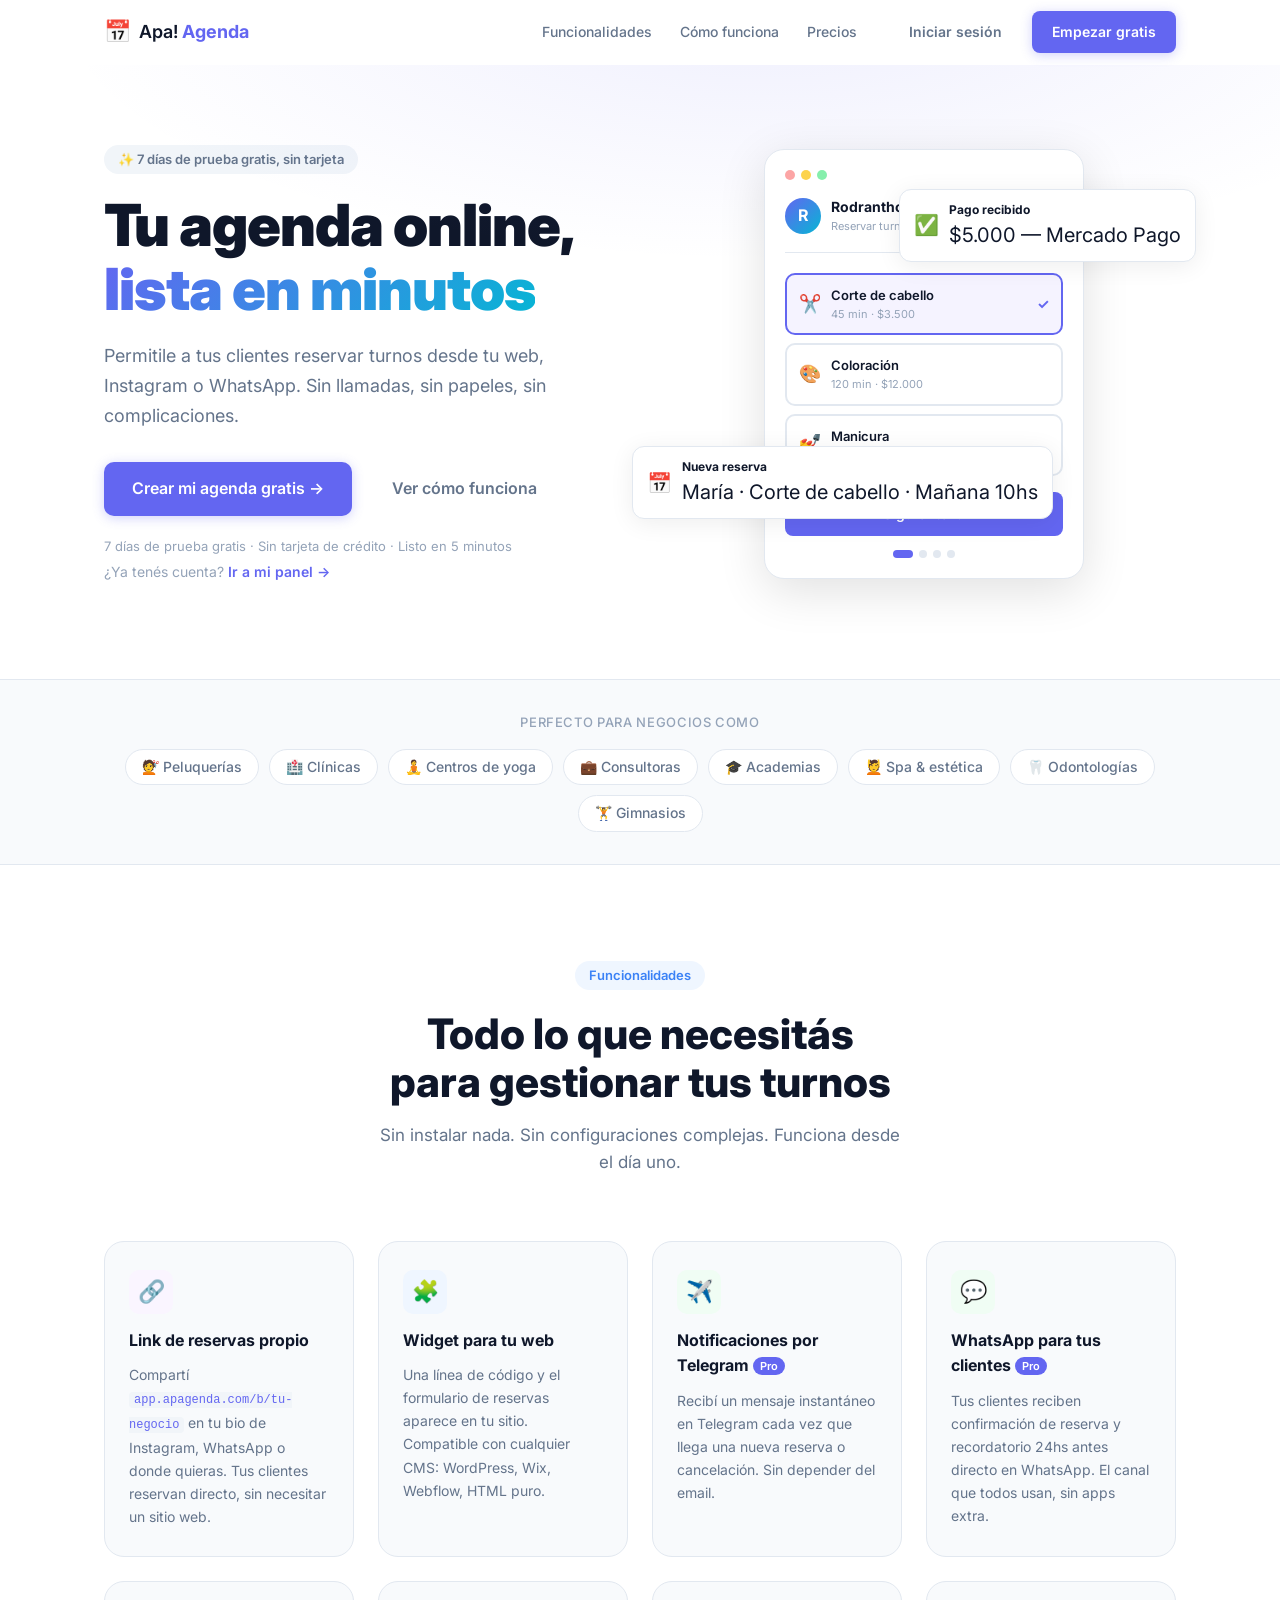
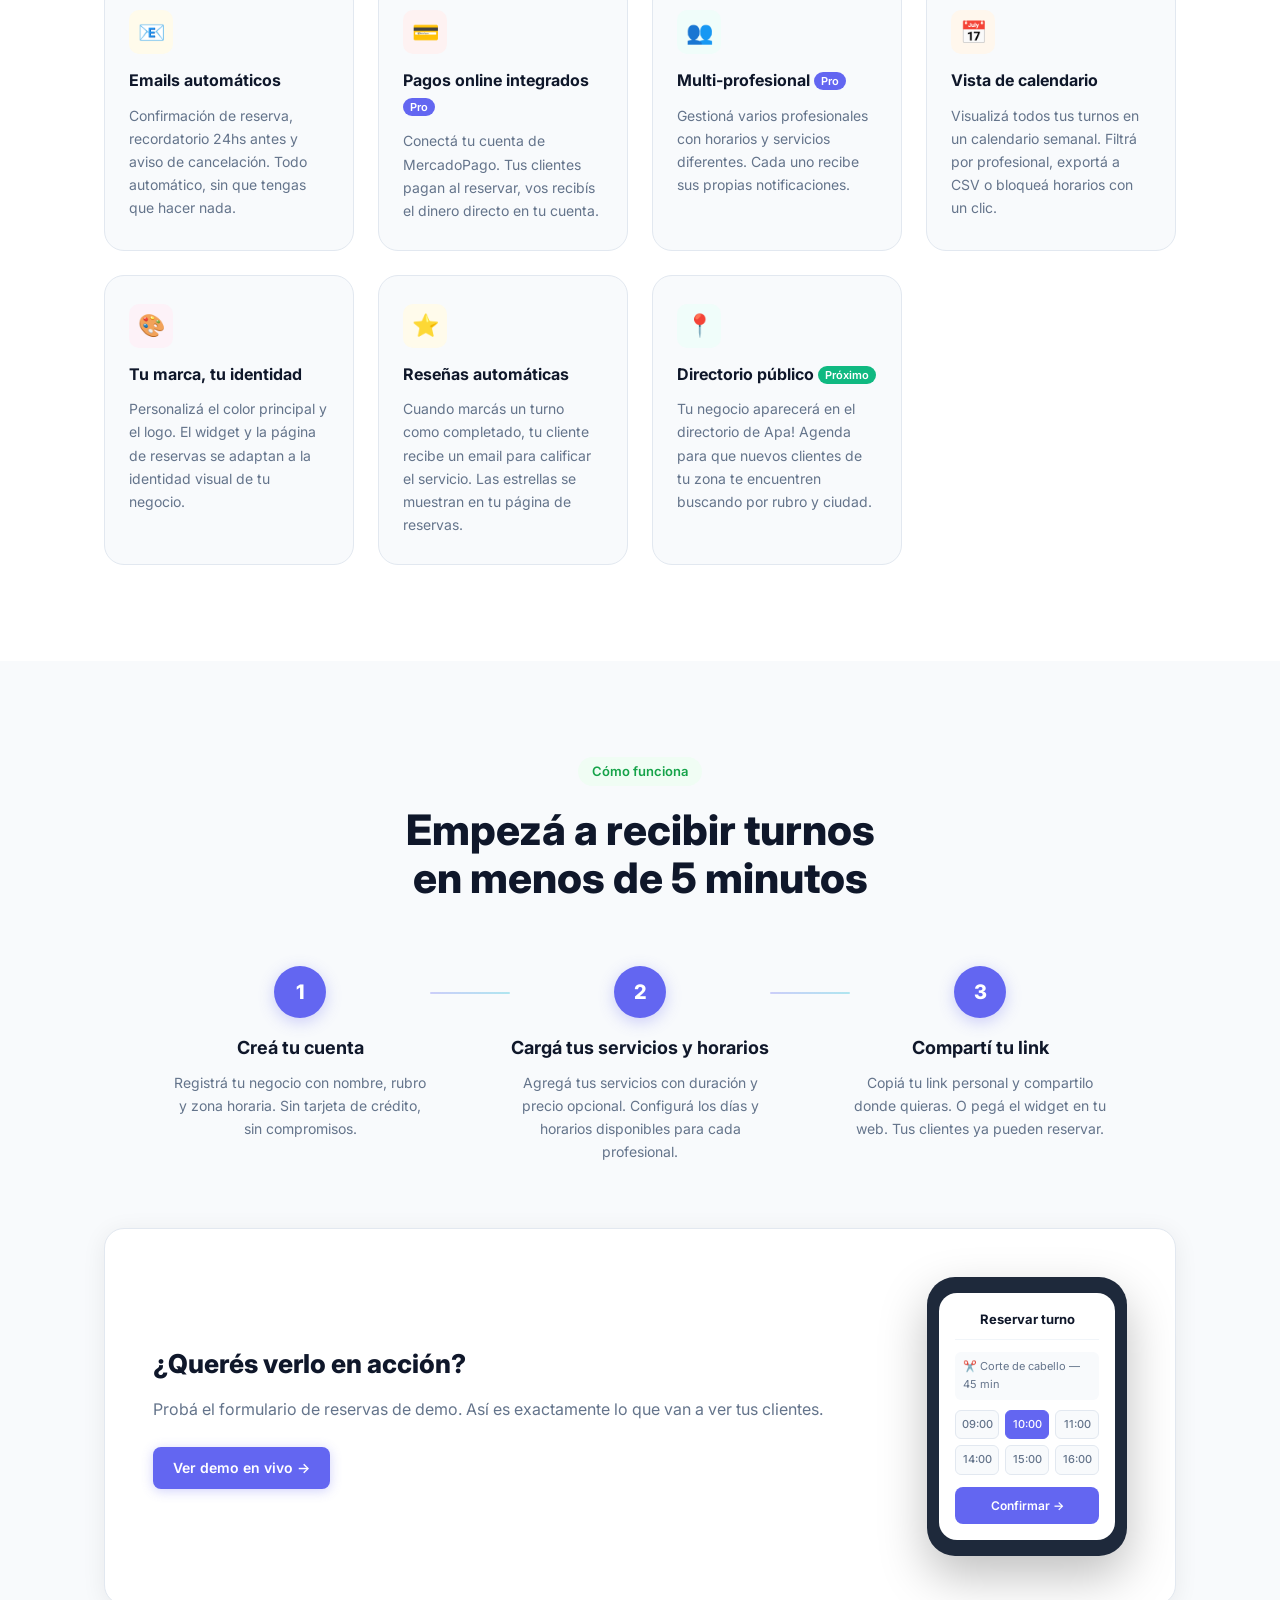
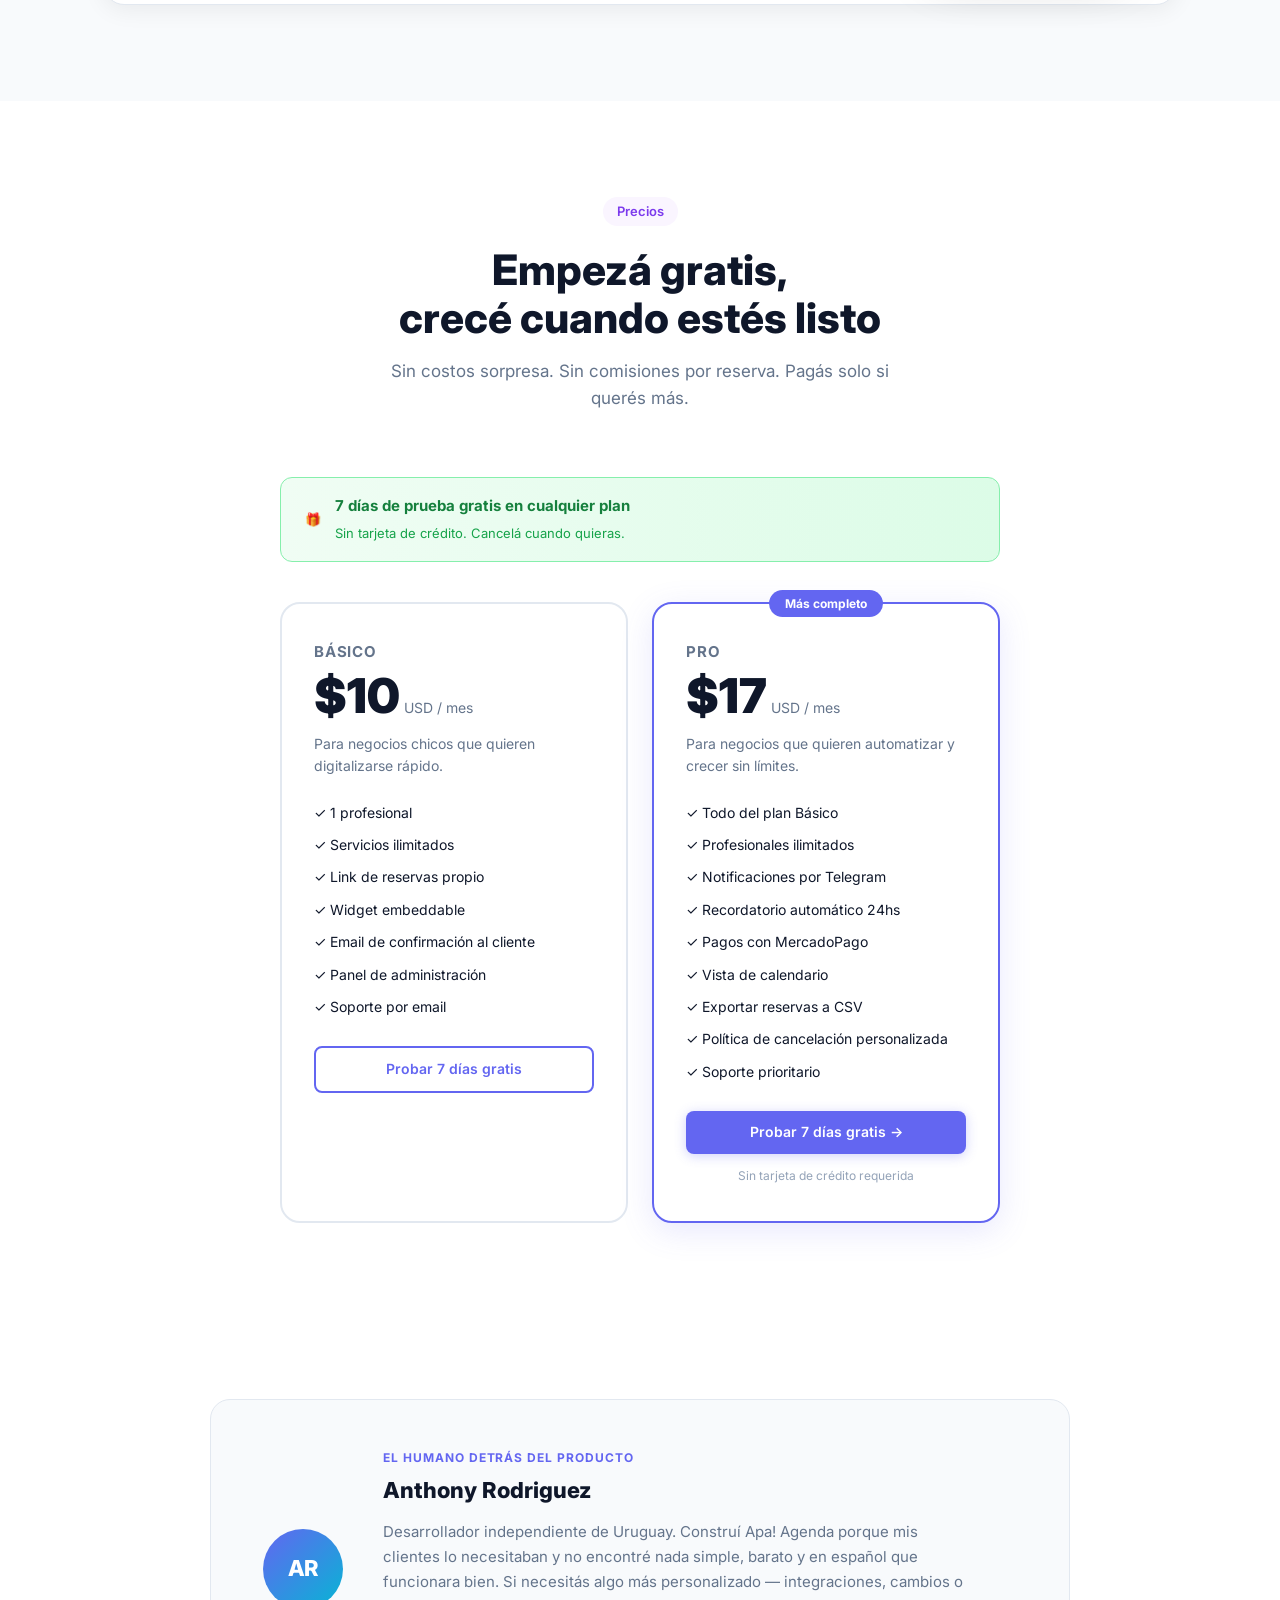
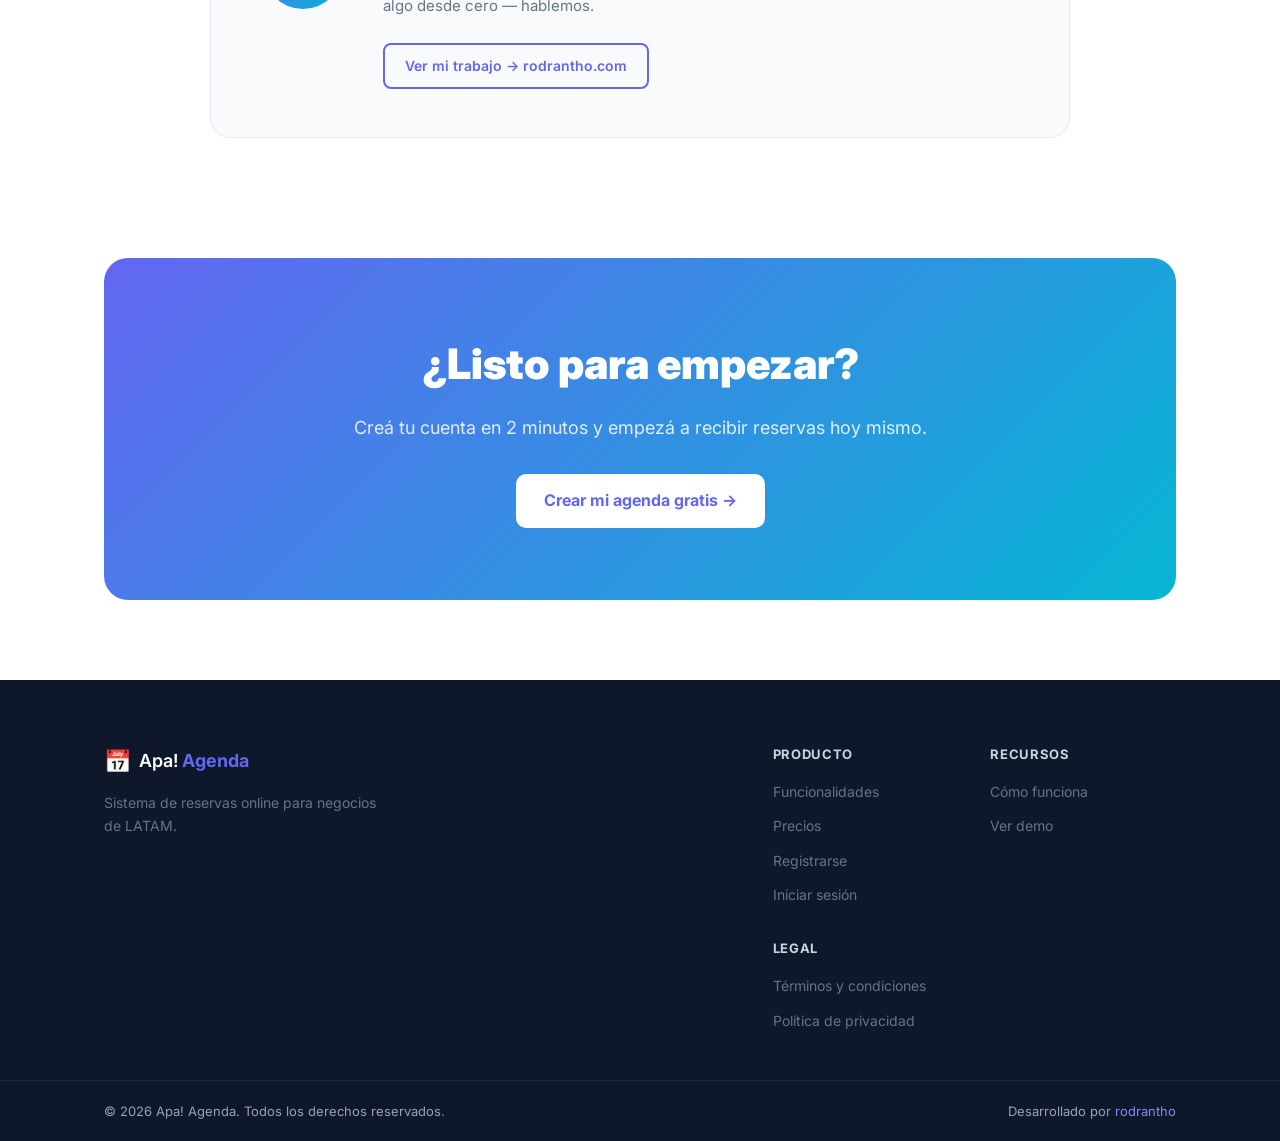
<file: index.html>
<!doctype html>
<html lang="es">
<head>
  <meta charset="UTF-8" />
  <meta name="viewport" content="width=device-width, initial-scale=1.0" />
  <title>Apa! Agenda — Tu agenda online, lista en minutos</title>
  <meta name="description" content="Sistema de reservas online para salones, clínicas, estudios y más. Widget embeddable, notificaciones por WhatsApp, Telegram y email, pagos integrados." />
  <meta property="og:title" content="Apa! Agenda" />
  <meta property="og:description" content="Tu agenda online, lista en minutos. Para negocios de salud, belleza, educación y más." />
  <meta property="og:type" content="website" />
  <meta property="og:image" content="https://apagenda.com/og-image.svg" />
  <meta property="og:url" content="https://apagenda.com" />
  <meta name="twitter:card" content="summary_large_image" />
  <meta name="twitter:image" content="https://apagenda.com/og-image.svg" />
  <link rel="icon" type="image/svg+xml" href="/favicon.svg" />
  <link rel="preconnect" href="https://fonts.googleapis.com" />
  <link rel="preconnect" href="https://fonts.gstatic.com" crossorigin />
  <link href="https://fonts.googleapis.com/css2?family=Inter:wght@400;500;600;700;800;900&display=swap" rel="stylesheet" />
  <link rel="stylesheet" href="style.css" />
</head>
<body>

  <!-- ─── NAV ─────────────────────────────────────────────────────────────── -->
  <header class="nav" id="nav">
    <div class="container nav__inner">
      <a href="/" class="nav__logo">
        <span class="logo-icon">📅</span>
        <span>Apa! <strong>Agenda</strong></span>
      </a>
      <nav class="nav__links">
        <a href="#features">Funcionalidades</a>
        <a href="#how">Cómo funciona</a>
        <a href="#pricing">Precios</a>
      </nav>
      <div class="nav__ctas">
        <a href="https://app.apagenda.com/login" class="btn btn--ghost">Iniciar sesión</a>
        <a href="https://app.apagenda.com/register" class="btn btn--primary">Empezar gratis</a>
      </div>
      <button class="nav__burger" id="burger" aria-label="Menú">
        <span></span><span></span><span></span>
      </button>
    </div>
    <div class="nav__mobile" id="mobile-menu">
      <a href="#features">Funcionalidades</a>
      <a href="#how">Cómo funciona</a>
      <a href="#pricing">Precios</a>
      <a href="https://app.apagenda.com/login" class="btn btn--ghost">Iniciar sesión</a>
      <a href="https://app.apagenda.com/register" class="btn btn--primary">Empezar gratis</a>
    </div>
  </header>

  <!-- ─── HERO ─────────────────────────────────────────────────────────────── -->
  <section class="hero">
    <div class="container hero__inner">
      <div class="hero__text">
        <div class="badge">✨ 7 días de prueba gratis, sin tarjeta</div>
        <h1>Tu agenda online,<br /><span class="gradient-text">lista en minutos</span></h1>
        <p class="hero__sub">
          Permitile a tus clientes reservar turnos desde tu web, Instagram o WhatsApp.
          Sin llamadas, sin papeles, sin complicaciones.
        </p>
        <div class="hero__actions">
          <a href="https://app.apagenda.com/register" class="btn btn--primary btn--lg">
            Crear mi agenda gratis →
          </a>
          <a href="#how" class="btn btn--ghost btn--lg">Ver cómo funciona</a>
        </div>
        <p class="hero__note">7 días de prueba gratis · Sin tarjeta de crédito · Listo en 5 minutos</p>
        <p class="hero__login">¿Ya tenés cuenta? <a href="https://app.apagenda.com/login">Ir a mi panel →</a></p>
      </div>
      <div class="hero__visual">
        <div class="widget-preview">
          <div class="widget-preview__bar">
            <span></span><span></span><span></span>
          </div>
          <div class="widget-preview__header">
            <div class="wp-avatar">R</div>
            <div>
              <div class="wp-name">Rodrantho</div>
              <div class="wp-sub">Reservar turno</div>
            </div>
          </div>
          <div class="widget-preview__services">
            <div class="service-card service-card--active">
              <span class="service-icon">✂️</span>
              <div>
                <div class="service-name">Corte de cabello</div>
                <div class="service-meta">45 min · $3.500</div>
              </div>
              <span class="service-check">✓</span>
            </div>
            <div class="service-card">
              <span class="service-icon">🎨</span>
              <div>
                <div class="service-name">Coloración</div>
                <div class="service-meta">120 min · $12.000</div>
              </div>
            </div>
            <div class="service-card">
              <span class="service-icon">💅</span>
              <div>
                <div class="service-name">Manicura</div>
                <div class="service-meta">30 min · $2.000</div>
              </div>
            </div>
          </div>
          <div class="widget-preview__btn">Siguiente →</div>
          <div class="widget-preview__steps">
            <span class="step active"></span>
            <span class="step"></span>
            <span class="step"></span>
            <span class="step"></span>
          </div>
        </div>
        <div class="floating-notif floating-notif--1">
          <span>📅</span>
          <div>
            <strong>Nueva reserva</strong>
            <span>María · Corte de cabello · Mañana 10hs</span>
          </div>
        </div>
        <div class="floating-notif floating-notif--2">
          <span>✅</span>
          <div>
            <strong>Pago recibido</strong>
            <span>$5.000 — Mercado Pago</span>
          </div>
        </div>
      </div>
    </div>
    <div class="hero__bg"></div>
  </section>

  <!-- ─── LOGOS / SOCIAL PROOF ─────────────────────────────────────────────── -->
  <section class="social-proof">
    <div class="container">
      <p class="social-proof__label">Perfecto para negocios como</p>
      <div class="industries">
        <span>💇 Peluquerías</span>
        <span>🏥 Clínicas</span>
        <span>🧘 Centros de yoga</span>
        <span>💼 Consultoras</span>
        <span>🎓 Academias</span>
        <span>💆 Spa & estética</span>
        <span>🦷 Odontologías</span>
        <span>🏋️ Gimnasios</span>
      </div>
    </div>
  </section>

  <!-- ─── FEATURES ─────────────────────────────────────────────────────────── -->
  <section class="features section" id="features">
    <div class="container">
      <div class="section-header">
        <div class="badge badge--blue">Funcionalidades</div>
        <h2>Todo lo que necesitás<br />para gestionar tus turnos</h2>
        <p>Sin instalar nada. Sin configuraciones complejas. Funciona desde el día uno.</p>
      </div>
      <div class="features__grid">

        <div class="feature-card">
          <div class="feature-icon feature-icon--purple">🔗</div>
          <h3>Link de reservas propio</h3>
          <p>Compartí <code>app.apagenda.com/b/tu-negocio</code> en tu bio de Instagram, WhatsApp o donde quieras. Tus clientes reservan directo, sin necesitar un sitio web.</p>
        </div>

        <div class="feature-card">
          <div class="feature-icon feature-icon--blue">🧩</div>
          <h3>Widget para tu web</h3>
          <p>Una línea de código y el formulario de reservas aparece en tu sitio. Compatible con cualquier CMS: WordPress, Wix, Webflow, HTML puro.</p>
        </div>

        <div class="feature-card">
          <div class="feature-icon feature-icon--green">✈️</div>
          <h3>Notificaciones por Telegram <span style="font-size:11px;background:#6366f1;color:#fff;padding:2px 7px;border-radius:99px;vertical-align:middle;font-weight:600;">Pro</span></h3>
          <p>Recibí un mensaje instantáneo en Telegram cada vez que llega una nueva reserva o cancelación. Sin depender del email.</p>
        </div>

        <div class="feature-card">
          <div class="feature-icon feature-icon--green">💬</div>
          <h3>WhatsApp para tus clientes <span style="font-size:11px;background:#6366f1;color:#fff;padding:2px 7px;border-radius:99px;vertical-align:middle;font-weight:600;">Pro</span></h3>
          <p>Tus clientes reciben confirmación de reserva y recordatorio 24hs antes directo en WhatsApp. El canal que todos usan, sin apps extra.</p>
        </div>

        <div class="feature-card">
          <div class="feature-icon feature-icon--yellow">📧</div>
          <h3>Emails automáticos</h3>
          <p>Confirmación de reserva, recordatorio 24hs antes y aviso de cancelación. Todo automático, sin que tengas que hacer nada.</p>
        </div>

        <div class="feature-card">
          <div class="feature-icon feature-icon--red">💳</div>
          <h3>Pagos online integrados <span style="font-size:11px;background:#6366f1;color:#fff;padding:2px 7px;border-radius:99px;vertical-align:middle;font-weight:600;">Pro</span></h3>
          <p>Conectá tu cuenta de MercadoPago. Tus clientes pagan al reservar, vos recibís el dinero directo en tu cuenta.</p>
        </div>

        <div class="feature-card">
          <div class="feature-icon feature-icon--teal">👥</div>
          <h3>Multi-profesional <span style="font-size:11px;background:#6366f1;color:#fff;padding:2px 7px;border-radius:99px;vertical-align:middle;font-weight:600;">Pro</span></h3>
          <p>Gestioná varios profesionales con horarios y servicios diferentes. Cada uno recibe sus propias notificaciones.</p>
        </div>

        <div class="feature-card">
          <div class="feature-icon feature-icon--orange">📅</div>
          <h3>Vista de calendario</h3>
          <p>Visualizá todos tus turnos en un calendario semanal. Filtrá por profesional, exportá a CSV o bloqueá horarios con un clic.</p>
        </div>

        <div class="feature-card">
          <div class="feature-icon feature-icon--pink">🎨</div>
          <h3>Tu marca, tu identidad</h3>
          <p>Personalizá el color principal y el logo. El widget y la página de reservas se adaptan a la identidad visual de tu negocio.</p>
        </div>

        <div class="feature-card">
          <div class="feature-icon feature-icon--yellow">⭐</div>
          <h3>Reseñas automáticas</h3>
          <p>Cuando marcás un turno como completado, tu cliente recibe un email para calificar el servicio. Las estrellas se muestran en tu página de reservas.</p>
        </div>

        <div class="feature-card">
          <div class="feature-icon feature-icon--teal">📍</div>
          <h3>Directorio público <span style="font-size:11px;background:#10b981;color:#fff;padding:2px 7px;border-radius:99px;vertical-align:middle;font-weight:600;">Próximo</span></h3>
          <p>Tu negocio aparecerá en el directorio de Apa! Agenda para que nuevos clientes de tu zona te encuentren buscando por rubro y ciudad.</p>
        </div>

      </div>
    </div>
  </section>

  <!-- ─── HOW IT WORKS ─────────────────────────────────────────────────────── -->
  <section class="how section" id="how">
    <div class="container">
      <div class="section-header">
        <div class="badge badge--green">Cómo funciona</div>
        <h2>Empezá a recibir turnos<br />en menos de 5 minutos</h2>
      </div>
      <div class="steps">
        <div class="step-item">
          <div class="step-number">1</div>
          <div class="step-content">
            <h3>Creá tu cuenta</h3>
            <p>Registrá tu negocio con nombre, rubro y zona horaria. Sin tarjeta de crédito, sin compromisos.</p>
          </div>
        </div>
        <div class="step-divider"></div>
        <div class="step-item">
          <div class="step-number">2</div>
          <div class="step-content">
            <h3>Cargá tus servicios y horarios</h3>
            <p>Agregá tus servicios con duración y precio opcional. Configurá los días y horarios disponibles para cada profesional.</p>
          </div>
        </div>
        <div class="step-divider"></div>
        <div class="step-item">
          <div class="step-number">3</div>
          <div class="step-content">
            <h3>Compartí tu link</h3>
            <p>Copiá tu link personal y compartilo donde quieras. O pegá el widget en tu web. Tus clientes ya pueden reservar.</p>
          </div>
        </div>
      </div>

      <div class="demo-box">
        <div class="demo-box__text">
          <h3>¿Querés verlo en acción?</h3>
          <p>Probá el formulario de reservas de demo. Así es exactamente lo que van a ver tus clientes.</p>
          <a href="https://app.apagenda.com/b/salon-demo" target="_blank" rel="noopener" class="btn btn--primary">
            Ver demo en vivo →
          </a>
        </div>
        <div class="demo-box__img">
          <div class="phone-mockup">
            <div class="phone-screen">
              <div class="phone-header">Reservar turno</div>
              <div class="phone-service">✂️ Corte de cabello — 45 min</div>
              <div class="phone-slots">
                <span class="slot">09:00</span>
                <span class="slot slot--active">10:00</span>
                <span class="slot">11:00</span>
                <span class="slot">14:00</span>
                <span class="slot">15:00</span>
                <span class="slot">16:00</span>
              </div>
              <div class="phone-btn">Confirmar →</div>
            </div>
          </div>
        </div>
      </div>
    </div>
  </section>

  <!-- ─── PRICING ───────────────────────────────────────────────────────────── -->
  <section class="pricing section" id="pricing">
    <div class="container">
      <div class="section-header">
        <div class="badge badge--purple">Precios</div>
        <h2>Empezá gratis,<br />crecé cuando estés listo</h2>
        <p>Sin costos sorpresa. Sin comisiones por reserva. Pagás solo si querés más.</p>
      </div>
      <div class="trial-banner">
        <span class="trial-icon">🎁</span>
        <div>
          <strong>7 días de prueba gratis en cualquier plan</strong>
          <span>Sin tarjeta de crédito. Cancelá cuando quieras.</span>
        </div>
      </div>

      <div class="pricing__grid">

        <div class="plan-card">
          <div class="plan-name">Básico</div>
          <div class="plan-price"><span class="plan-amount">$10</span><span class="plan-period">USD / mes</span></div>
          <p class="plan-desc">Para negocios chicos que quieren digitalizarse rápido.</p>
          <ul class="plan-features">
            <li>✓ 1 profesional</li>
            <li>✓ Servicios ilimitados</li>
            <li>✓ Link de reservas propio</li>
            <li>✓ Widget embeddable</li>
            <li>✓ Email de confirmación al cliente</li>
            <li>✓ Panel de administración</li>
            <li>✓ Soporte por email</li>
          </ul>
          <a href="https://app.apagenda.com/register" class="btn btn--outline btn--full">Probar 7 días gratis</a>
        </div>

        <div class="plan-card plan-card--featured">
          <div class="plan-badge">Más completo</div>
          <div class="plan-name">Pro</div>
          <div class="plan-price"><span class="plan-amount">$17</span><span class="plan-period">USD / mes</span></div>
          <p class="plan-desc">Para negocios que quieren automatizar y crecer sin límites.</p>
          <ul class="plan-features">
            <li>✓ Todo del plan Básico</li>
            <li>✓ Profesionales ilimitados</li>
            <li>✓ Notificaciones por Telegram</li>
            <li>✓ Recordatorio automático 24hs</li>
            <li>✓ Pagos con MercadoPago</li>
            <li>✓ Vista de calendario</li>
            <li>✓ Exportar reservas a CSV</li>
            <li>✓ Política de cancelación personalizada</li>
            <li>✓ Soporte prioritario</li>
          </ul>
          <a href="https://app.apagenda.com/register" class="btn btn--primary btn--full">Probar 7 días gratis →</a>
          <p style="font-size:12px;text-align:center;margin-top:12px;color:#94a3b8;">Sin tarjeta de crédito requerida</p>
        </div>

      </div>
    </div>
  </section>

  <!-- ─── CTA FINAL ────────────────────────────────────────────────────────── -->
  <!-- ─── FOUNDER ─────────────────────────────────────────────────────────── -->
  <section class="founder section">
    <div class="container">
      <div class="founder-card">
        <div class="founder-avatar">AR</div>
        <div class="founder-body">
          <p class="founder-tag">El humano detrás del producto</p>
          <h2 class="founder-name">Anthony Rodriguez</h2>
          <p class="founder-bio">
            Desarrollador independiente de Uruguay. Construí Apa! Agenda porque mis clientes lo necesitaban y no encontré nada simple, barato y en español que funcionara bien. Si necesitás algo más personalizado — integraciones, cambios o algo desde cero — hablemos.
          </p>
          <a href="https://rodrantho.com" target="_blank" rel="noopener" class="btn btn--outline">
            Ver mi trabajo → rodrantho.com
          </a>
        </div>
      </div>
    </div>
  </section>

  <section class="cta-section section">
    <div class="container">
      <div class="cta-box">
        <h2>¿Listo para empezar?</h2>
        <p>Creá tu cuenta en 2 minutos y empezá a recibir reservas hoy mismo.</p>
        <a href="https://app.apagenda.com/register" class="btn btn--white btn--lg">
          Crear mi agenda gratis →
        </a>
      </div>
    </div>
  </section>

  <!-- ─── FOOTER ───────────────────────────────────────────────────────────── -->
  <footer class="footer">
    <div class="container footer__inner">
      <div class="footer__brand">
        <a href="/" class="nav__logo">
          <span class="logo-icon">📅</span>
          <span>Apa! <strong>Agenda</strong></span>
        </a>
        <p>Sistema de reservas online para negocios de LATAM.</p>
      </div>
      <div class="footer__links">
        <div class="footer__col">
          <h4>Producto</h4>
          <a href="#features">Funcionalidades</a>
          <a href="#pricing">Precios</a>
          <a href="https://app.apagenda.com/register">Registrarse</a>
          <a href="https://app.apagenda.com/login">Iniciar sesión</a>
        </div>
        <div class="footer__col">
          <h4>Recursos</h4>
          <a href="#how">Cómo funciona</a>
          <a href="https://app.apagenda.com/b/salon-demo" target="_blank" rel="noopener">Ver demo</a>
        </div>
        <div class="footer__col">
          <h4>Legal</h4>
          <a href="/terminos">Términos y condiciones</a>
          <a href="/privacidad">Política de privacidad</a>
        </div>
      </div>
    </div>
    <div class="footer__bottom">
      <div class="container">
        <span>© 2026 Apa! Agenda. Todos los derechos reservados.</span>
        <span>
          Desarrollado por
          <a href="https://rodrantho.com" target="_blank" rel="noopener">rodrantho</a>
        </span>
      </div>
    </div>
  </footer>

  <script src="main.js"></script>
</body>
</html>
</file>
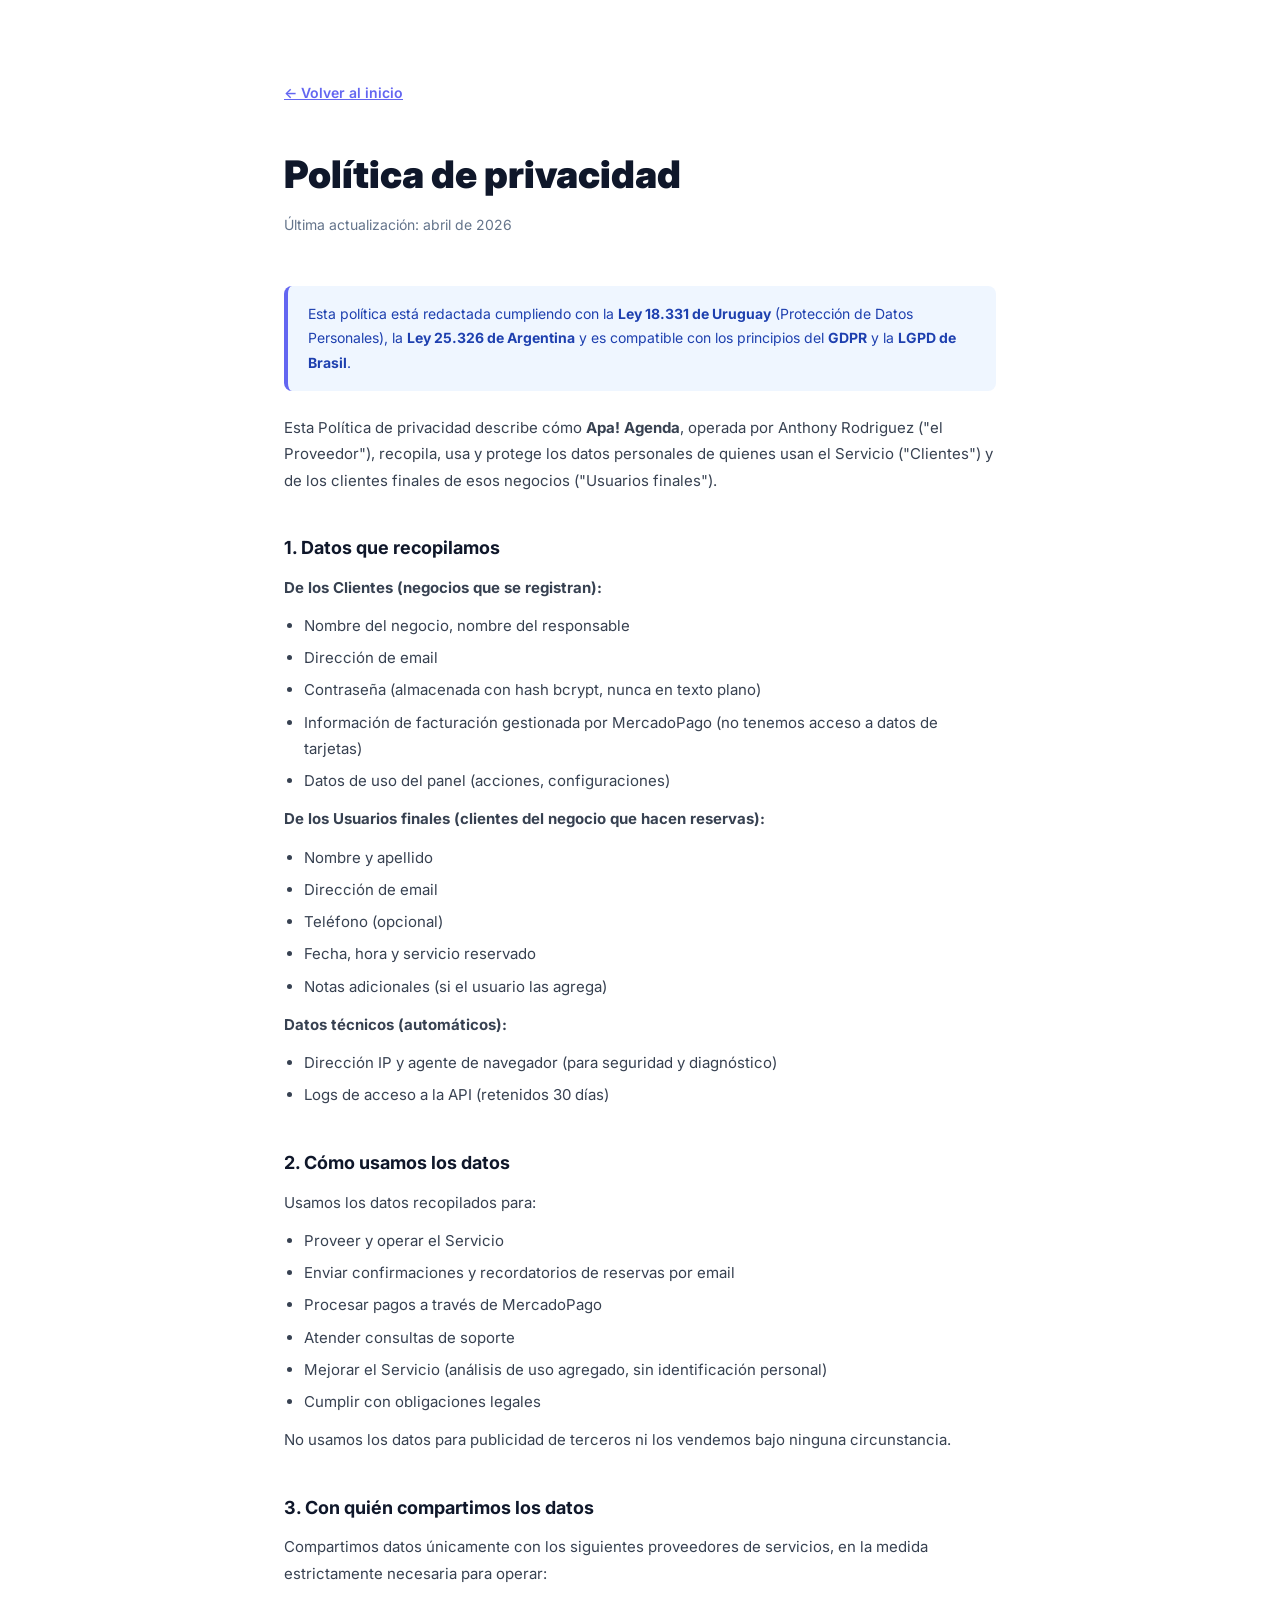
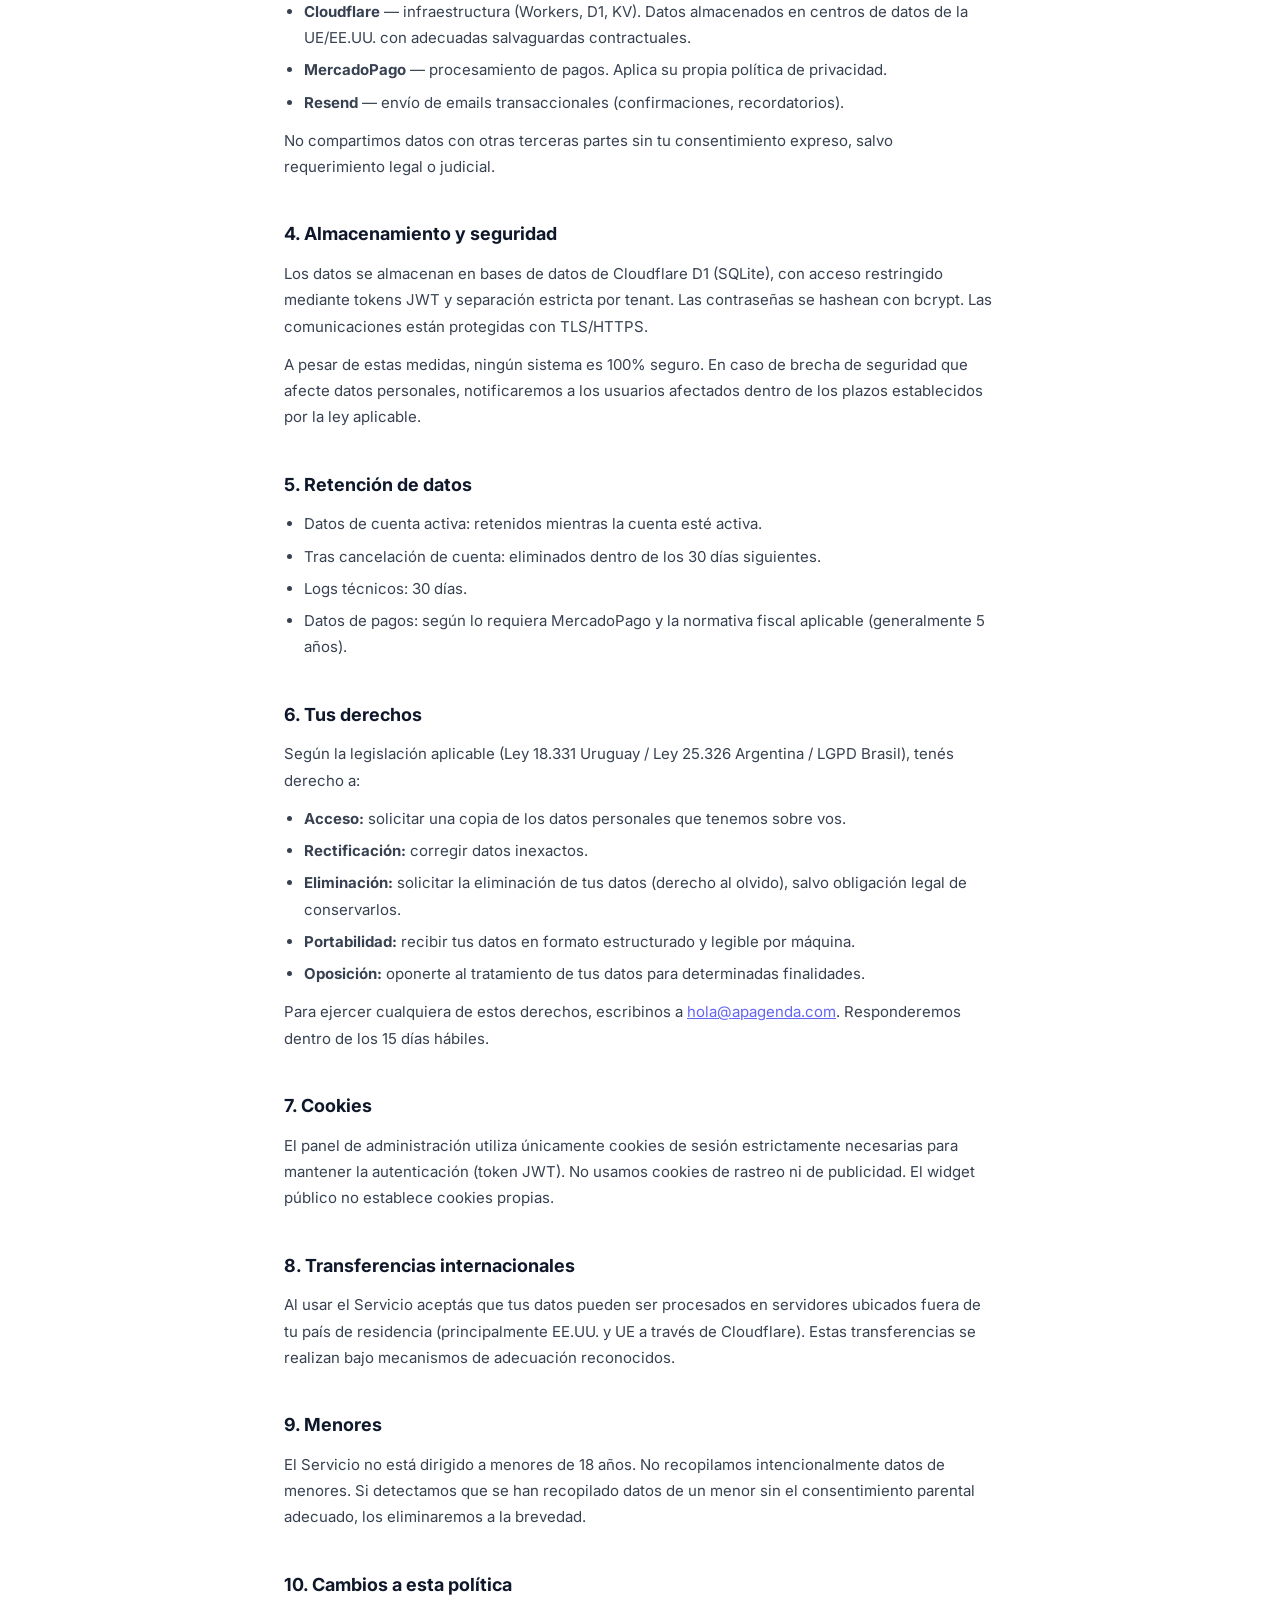
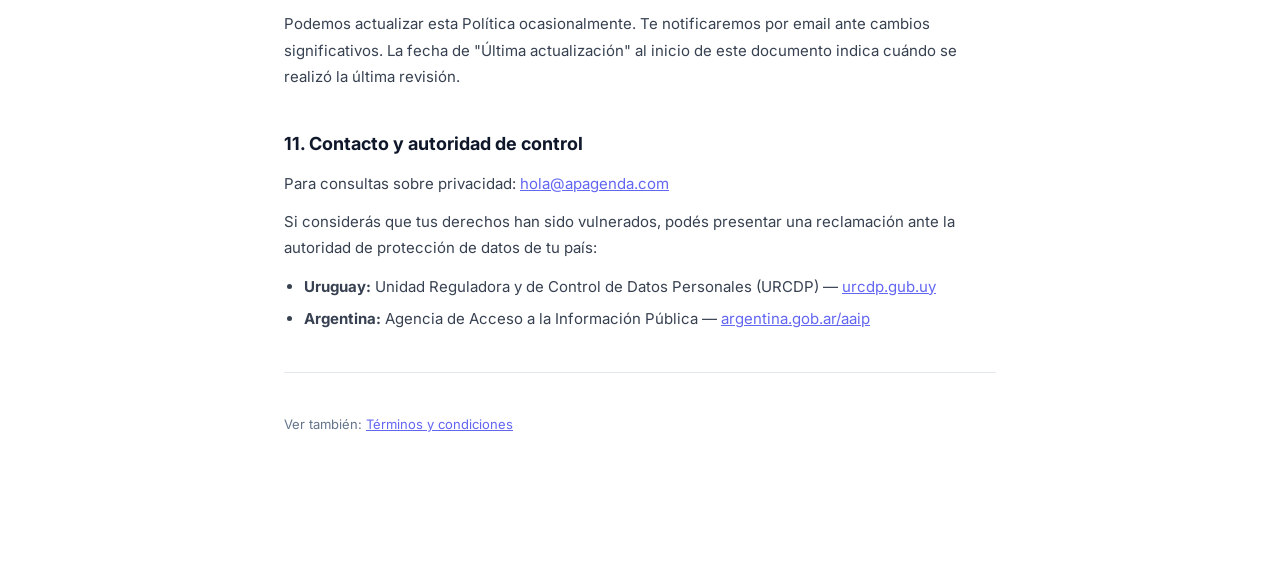
<file: privacidad.html>
<!doctype html>
<html lang="es">
<head>
  <meta charset="UTF-8" />
  <meta name="viewport" content="width=device-width, initial-scale=1.0" />
  <title>Política de privacidad — Apa! Agenda</title>
  <meta name="robots" content="noindex" />
  <link rel="icon" type="image/svg+xml" href="/favicon.svg" />
  <link rel="preconnect" href="https://fonts.googleapis.com" />
  <link rel="preconnect" href="https://fonts.gstatic.com" crossorigin />
  <link href="https://fonts.googleapis.com/css2?family=Inter:wght@400;500;600;700;800;900&display=swap" rel="stylesheet" />
  <link rel="stylesheet" href="style.css" />
  <style>
    .legal-page { max-width: 760px; margin: 0 auto; padding: 80px 24px 120px; }
    .legal-page h1 { font-size: clamp(26px,4vw,38px); font-weight: 900; margin-bottom: 8px; }
    .legal-page .meta { color: var(--color-muted); font-size: 14px; margin-bottom: 48px; }
    .legal-page h2 { font-size: 18px; font-weight: 700; margin: 40px 0 12px; color: var(--color-text); }
    .legal-page p, .legal-page li { font-size: 15px; line-height: 1.75; color: #374151; margin-bottom: 12px; }
    .legal-page ul { padding-left: 20px; margin-bottom: 12px; }
    .legal-page li { margin-bottom: 6px; }
    .legal-page a { color: var(--color-primary); text-decoration: underline; }
    .back-link { display: inline-flex; align-items: center; gap: 8px; color: var(--color-muted); font-size: 14px; font-weight: 600; margin-bottom: 40px; transition: color .2s; }
    .back-link:hover { color: var(--color-text); }
    .highlight-box { background: #eff6ff; border-left: 4px solid var(--color-primary); border-radius: 8px; padding: 16px 20px; margin: 24px 0; }
    .highlight-box p { margin: 0; font-size: 14px; color: #1e40af; }
    hr { border: none; border-top: 1px solid var(--color-border); margin: 40px 0; }
  </style>
</head>
<body>
  <div class="legal-page">
    <a href="/" class="back-link">← Volver al inicio</a>

    <h1>Política de privacidad</h1>
    <p class="meta">Última actualización: abril de 2026</p>

    <div class="highlight-box">
      <p>Esta política está redactada cumpliendo con la <strong>Ley 18.331 de Uruguay</strong> (Protección de Datos Personales), la <strong>Ley 25.326 de Argentina</strong> y es compatible con los principios del <strong>GDPR</strong> y la <strong>LGPD de Brasil</strong>.</p>
    </div>

    <p>Esta Política de privacidad describe cómo <strong>Apa! Agenda</strong>, operada por Anthony Rodriguez ("el Proveedor"), recopila, usa y protege los datos personales de quienes usan el Servicio ("Clientes") y de los clientes finales de esos negocios ("Usuarios finales").</p>

    <h2>1. Datos que recopilamos</h2>
    <p><strong>De los Clientes (negocios que se registran):</strong></p>
    <ul>
      <li>Nombre del negocio, nombre del responsable</li>
      <li>Dirección de email</li>
      <li>Contraseña (almacenada con hash bcrypt, nunca en texto plano)</li>
      <li>Información de facturación gestionada por MercadoPago (no tenemos acceso a datos de tarjetas)</li>
      <li>Datos de uso del panel (acciones, configuraciones)</li>
    </ul>
    <p><strong>De los Usuarios finales (clientes del negocio que hacen reservas):</strong></p>
    <ul>
      <li>Nombre y apellido</li>
      <li>Dirección de email</li>
      <li>Teléfono (opcional)</li>
      <li>Fecha, hora y servicio reservado</li>
      <li>Notas adicionales (si el usuario las agrega)</li>
    </ul>
    <p><strong>Datos técnicos (automáticos):</strong></p>
    <ul>
      <li>Dirección IP y agente de navegador (para seguridad y diagnóstico)</li>
      <li>Logs de acceso a la API (retenidos 30 días)</li>
    </ul>

    <h2>2. Cómo usamos los datos</h2>
    <p>Usamos los datos recopilados para:</p>
    <ul>
      <li>Proveer y operar el Servicio</li>
      <li>Enviar confirmaciones y recordatorios de reservas por email</li>
      <li>Procesar pagos a través de MercadoPago</li>
      <li>Atender consultas de soporte</li>
      <li>Mejorar el Servicio (análisis de uso agregado, sin identificación personal)</li>
      <li>Cumplir con obligaciones legales</li>
    </ul>
    <p>No usamos los datos para publicidad de terceros ni los vendemos bajo ninguna circunstancia.</p>

    <h2>3. Con quién compartimos los datos</h2>
    <p>Compartimos datos únicamente con los siguientes proveedores de servicios, en la medida estrictamente necesaria para operar:</p>
    <ul>
      <li><strong>Cloudflare</strong> — infraestructura (Workers, D1, KV). Datos almacenados en centros de datos de la UE/EE.UU. con adecuadas salvaguardas contractuales.</li>
      <li><strong>MercadoPago</strong> — procesamiento de pagos. Aplica su propia política de privacidad.</li>
      <li><strong>Resend</strong> — envío de emails transaccionales (confirmaciones, recordatorios).</li>
    </ul>
    <p>No compartimos datos con otras terceras partes sin tu consentimiento expreso, salvo requerimiento legal o judicial.</p>

    <h2>4. Almacenamiento y seguridad</h2>
    <p>Los datos se almacenan en bases de datos de Cloudflare D1 (SQLite), con acceso restringido mediante tokens JWT y separación estricta por tenant. Las contraseñas se hashean con bcrypt. Las comunicaciones están protegidas con TLS/HTTPS.</p>
    <p>A pesar de estas medidas, ningún sistema es 100% seguro. En caso de brecha de seguridad que afecte datos personales, notificaremos a los usuarios afectados dentro de los plazos establecidos por la ley aplicable.</p>

    <h2>5. Retención de datos</h2>
    <ul>
      <li>Datos de cuenta activa: retenidos mientras la cuenta esté activa.</li>
      <li>Tras cancelación de cuenta: eliminados dentro de los 30 días siguientes.</li>
      <li>Logs técnicos: 30 días.</li>
      <li>Datos de pagos: según lo requiera MercadoPago y la normativa fiscal aplicable (generalmente 5 años).</li>
    </ul>

    <h2>6. Tus derechos</h2>
    <p>Según la legislación aplicable (Ley 18.331 Uruguay / Ley 25.326 Argentina / LGPD Brasil), tenés derecho a:</p>
    <ul>
      <li><strong>Acceso:</strong> solicitar una copia de los datos personales que tenemos sobre vos.</li>
      <li><strong>Rectificación:</strong> corregir datos inexactos.</li>
      <li><strong>Eliminación:</strong> solicitar la eliminación de tus datos (derecho al olvido), salvo obligación legal de conservarlos.</li>
      <li><strong>Portabilidad:</strong> recibir tus datos en formato estructurado y legible por máquina.</li>
      <li><strong>Oposición:</strong> oponerte al tratamiento de tus datos para determinadas finalidades.</li>
    </ul>
    <p>Para ejercer cualquiera de estos derechos, escribinos a <a href="mailto:hola@apagenda.com">hola@apagenda.com</a>. Responderemos dentro de los 15 días hábiles.</p>

    <h2>7. Cookies</h2>
    <p>El panel de administración utiliza únicamente cookies de sesión estrictamente necesarias para mantener la autenticación (token JWT). No usamos cookies de rastreo ni de publicidad. El widget público no establece cookies propias.</p>

    <h2>8. Transferencias internacionales</h2>
    <p>Al usar el Servicio aceptás que tus datos pueden ser procesados en servidores ubicados fuera de tu país de residencia (principalmente EE.UU. y UE a través de Cloudflare). Estas transferencias se realizan bajo mecanismos de adecuación reconocidos.</p>

    <h2>9. Menores</h2>
    <p>El Servicio no está dirigido a menores de 18 años. No recopilamos intencionalmente datos de menores. Si detectamos que se han recopilado datos de un menor sin el consentimiento parental adecuado, los eliminaremos a la brevedad.</p>

    <h2>10. Cambios a esta política</h2>
    <p>Podemos actualizar esta Política ocasionalmente. Te notificaremos por email ante cambios significativos. La fecha de "Última actualización" al inicio de este documento indica cuándo se realizó la última revisión.</p>

    <h2>11. Contacto y autoridad de control</h2>
    <p>Para consultas sobre privacidad: <a href="mailto:hola@apagenda.com">hola@apagenda.com</a></p>
    <p>Si considerás que tus derechos han sido vulnerados, podés presentar una reclamación ante la autoridad de protección de datos de tu país:</p>
    <ul>
      <li><strong>Uruguay:</strong> Unidad Reguladora y de Control de Datos Personales (URCDP) — <a href="https://www.urcdp.gub.uy" target="_blank" rel="noopener">urcdp.gub.uy</a></li>
      <li><strong>Argentina:</strong> Agencia de Acceso a la Información Pública — <a href="https://www.argentina.gob.ar/aaip" target="_blank" rel="noopener">argentina.gob.ar/aaip</a></li>
    </ul>

    <hr>
    <p style="font-size:13px; color: var(--color-muted);">
      Ver también: <a href="/terminos">Términos y condiciones</a>
    </p>
  </div>
</body>
</html>
</file>
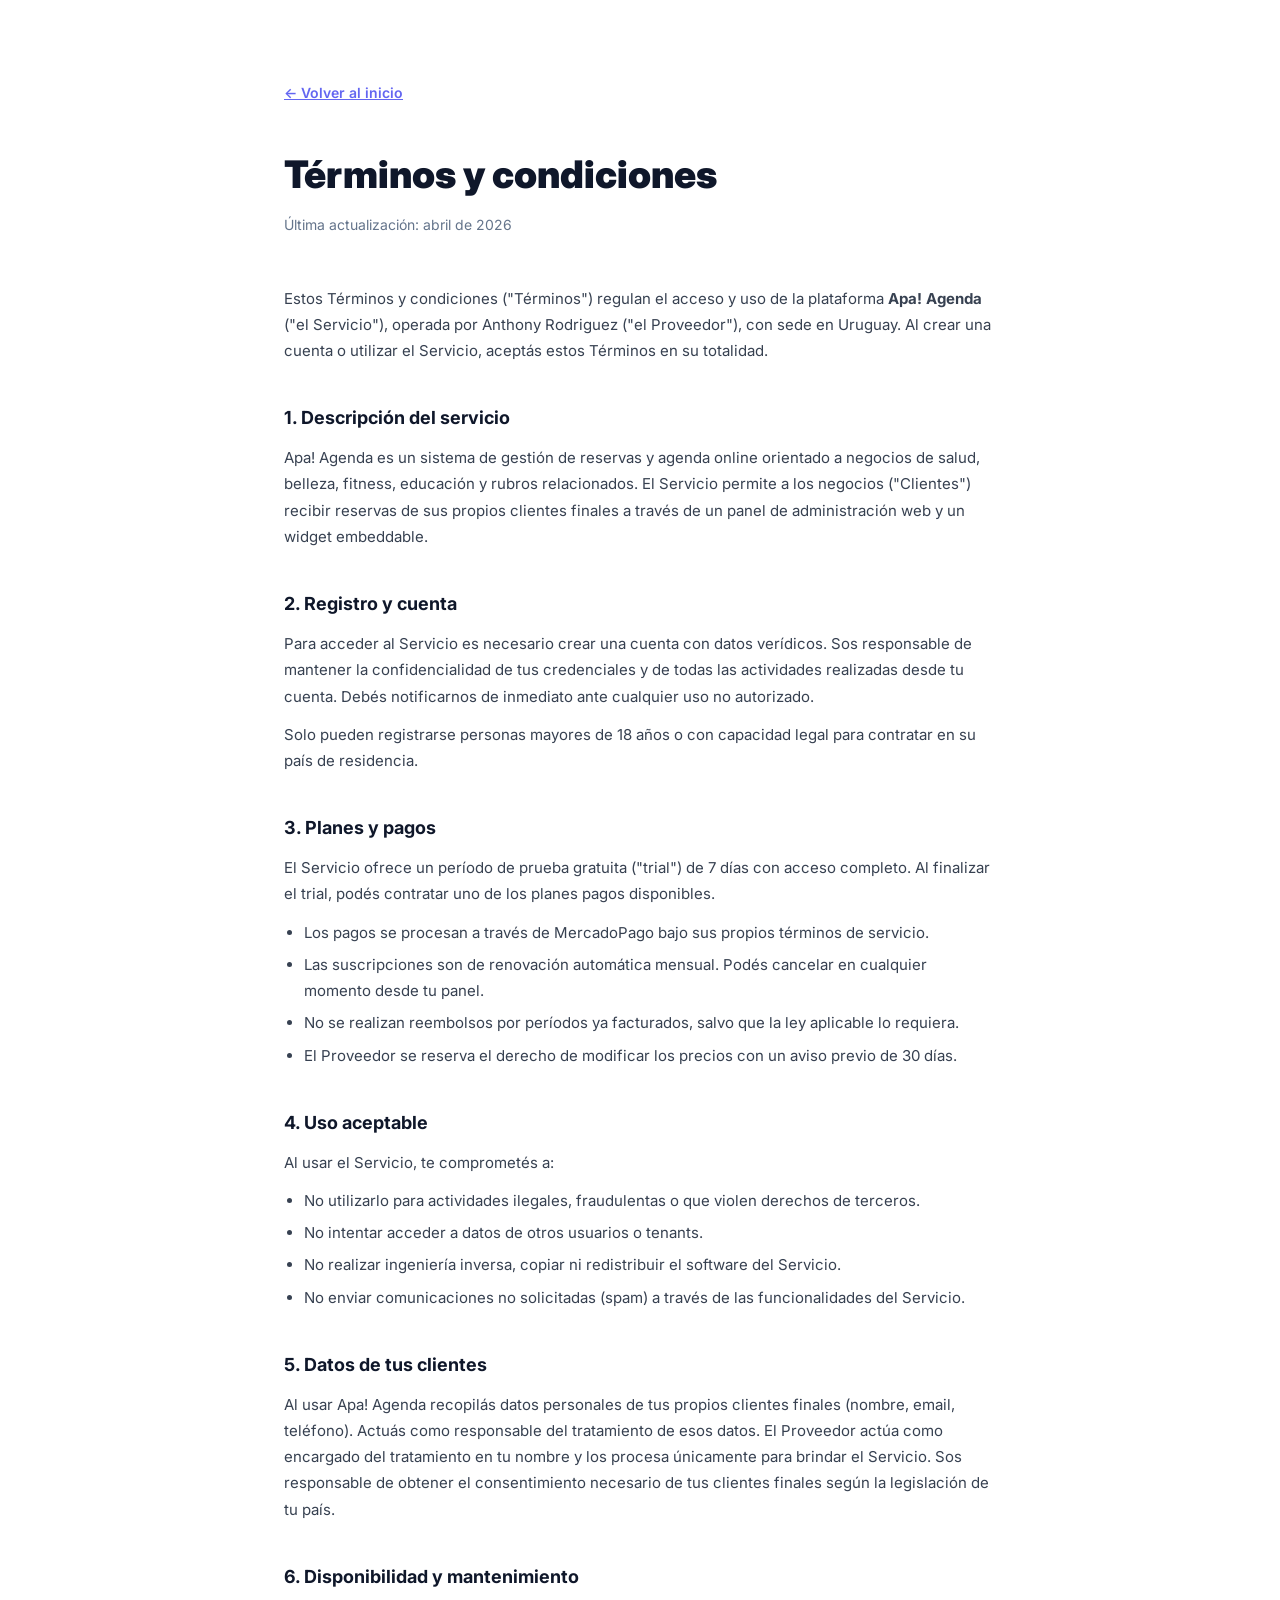
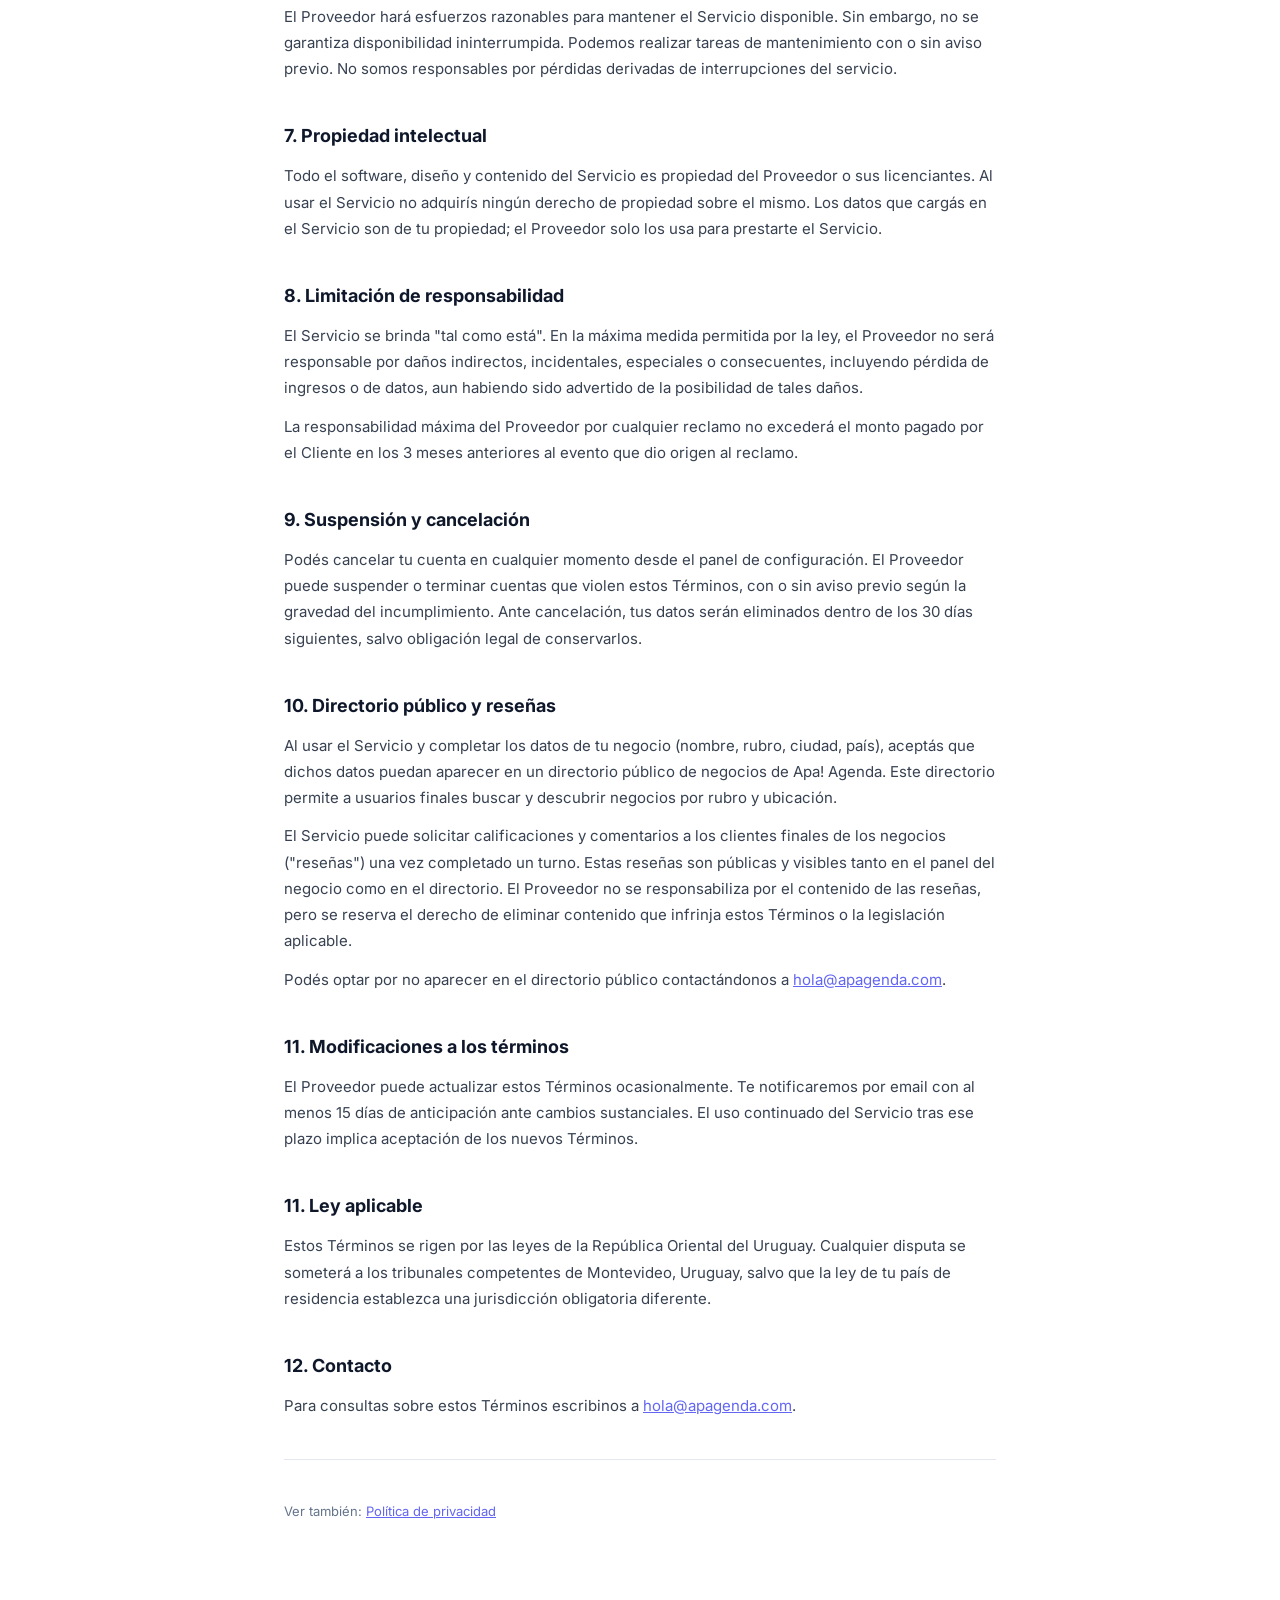
<file: terminos.html>
<!doctype html>
<html lang="es">
<head>
  <meta charset="UTF-8" />
  <meta name="viewport" content="width=device-width, initial-scale=1.0" />
  <title>Términos y condiciones — Apa! Agenda</title>
  <meta name="robots" content="noindex" />
  <link rel="icon" type="image/svg+xml" href="/favicon.svg" />
  <link rel="preconnect" href="https://fonts.googleapis.com" />
  <link rel="preconnect" href="https://fonts.gstatic.com" crossorigin />
  <link href="https://fonts.googleapis.com/css2?family=Inter:wght@400;500;600;700;800;900&display=swap" rel="stylesheet" />
  <link rel="stylesheet" href="style.css" />
  <style>
    .legal-page { max-width: 760px; margin: 0 auto; padding: 80px 24px 120px; }
    .legal-page h1 { font-size: clamp(26px,4vw,38px); font-weight: 900; margin-bottom: 8px; }
    .legal-page .meta { color: var(--color-muted); font-size: 14px; margin-bottom: 48px; }
    .legal-page h2 { font-size: 18px; font-weight: 700; margin: 40px 0 12px; color: var(--color-text); }
    .legal-page p, .legal-page li { font-size: 15px; line-height: 1.75; color: #374151; margin-bottom: 12px; }
    .legal-page ul { padding-left: 20px; margin-bottom: 12px; }
    .legal-page li { margin-bottom: 6px; }
    .legal-page a { color: var(--color-primary); text-decoration: underline; }
    .back-link { display: inline-flex; align-items: center; gap: 8px; color: var(--color-muted); font-size: 14px; font-weight: 600; margin-bottom: 40px; transition: color .2s; }
    .back-link:hover { color: var(--color-text); }
    hr { border: none; border-top: 1px solid var(--color-border); margin: 40px 0; }
  </style>
</head>
<body>
  <div class="legal-page">
    <a href="/" class="back-link">← Volver al inicio</a>

    <h1>Términos y condiciones</h1>
    <p class="meta">Última actualización: abril de 2026</p>

    <p>Estos Términos y condiciones ("Términos") regulan el acceso y uso de la plataforma <strong>Apa! Agenda</strong> ("el Servicio"), operada por Anthony Rodriguez ("el Proveedor"), con sede en Uruguay. Al crear una cuenta o utilizar el Servicio, aceptás estos Términos en su totalidad.</p>

    <h2>1. Descripción del servicio</h2>
    <p>Apa! Agenda es un sistema de gestión de reservas y agenda online orientado a negocios de salud, belleza, fitness, educación y rubros relacionados. El Servicio permite a los negocios ("Clientes") recibir reservas de sus propios clientes finales a través de un panel de administración web y un widget embeddable.</p>

    <h2>2. Registro y cuenta</h2>
    <p>Para acceder al Servicio es necesario crear una cuenta con datos verídicos. Sos responsable de mantener la confidencialidad de tus credenciales y de todas las actividades realizadas desde tu cuenta. Debés notificarnos de inmediato ante cualquier uso no autorizado.</p>
    <p>Solo pueden registrarse personas mayores de 18 años o con capacidad legal para contratar en su país de residencia.</p>

    <h2>3. Planes y pagos</h2>
    <p>El Servicio ofrece un período de prueba gratuita ("trial") de 7 días con acceso completo. Al finalizar el trial, podés contratar uno de los planes pagos disponibles.</p>
    <ul>
      <li>Los pagos se procesan a través de MercadoPago bajo sus propios términos de servicio.</li>
      <li>Las suscripciones son de renovación automática mensual. Podés cancelar en cualquier momento desde tu panel.</li>
      <li>No se realizan reembolsos por períodos ya facturados, salvo que la ley aplicable lo requiera.</li>
      <li>El Proveedor se reserva el derecho de modificar los precios con un aviso previo de 30 días.</li>
    </ul>

    <h2>4. Uso aceptable</h2>
    <p>Al usar el Servicio, te comprometés a:</p>
    <ul>
      <li>No utilizarlo para actividades ilegales, fraudulentas o que violen derechos de terceros.</li>
      <li>No intentar acceder a datos de otros usuarios o tenants.</li>
      <li>No realizar ingeniería inversa, copiar ni redistribuir el software del Servicio.</li>
      <li>No enviar comunicaciones no solicitadas (spam) a través de las funcionalidades del Servicio.</li>
    </ul>

    <h2>5. Datos de tus clientes</h2>
    <p>Al usar Apa! Agenda recopilás datos personales de tus propios clientes finales (nombre, email, teléfono). Actuás como responsable del tratamiento de esos datos. El Proveedor actúa como encargado del tratamiento en tu nombre y los procesa únicamente para brindar el Servicio. Sos responsable de obtener el consentimiento necesario de tus clientes finales según la legislación de tu país.</p>

    <h2>6. Disponibilidad y mantenimiento</h2>
    <p>El Proveedor hará esfuerzos razonables para mantener el Servicio disponible. Sin embargo, no se garantiza disponibilidad ininterrumpida. Podemos realizar tareas de mantenimiento con o sin aviso previo. No somos responsables por pérdidas derivadas de interrupciones del servicio.</p>

    <h2>7. Propiedad intelectual</h2>
    <p>Todo el software, diseño y contenido del Servicio es propiedad del Proveedor o sus licenciantes. Al usar el Servicio no adquirís ningún derecho de propiedad sobre el mismo. Los datos que cargás en el Servicio son de tu propiedad; el Proveedor solo los usa para prestarte el Servicio.</p>

    <h2>8. Limitación de responsabilidad</h2>
    <p>El Servicio se brinda "tal como está". En la máxima medida permitida por la ley, el Proveedor no será responsable por daños indirectos, incidentales, especiales o consecuentes, incluyendo pérdida de ingresos o de datos, aun habiendo sido advertido de la posibilidad de tales daños.</p>
    <p>La responsabilidad máxima del Proveedor por cualquier reclamo no excederá el monto pagado por el Cliente en los 3 meses anteriores al evento que dio origen al reclamo.</p>

    <h2>9. Suspensión y cancelación</h2>
    <p>Podés cancelar tu cuenta en cualquier momento desde el panel de configuración. El Proveedor puede suspender o terminar cuentas que violen estos Términos, con o sin aviso previo según la gravedad del incumplimiento. Ante cancelación, tus datos serán eliminados dentro de los 30 días siguientes, salvo obligación legal de conservarlos.</p>

    <h2>10. Directorio público y reseñas</h2>
    <p>Al usar el Servicio y completar los datos de tu negocio (nombre, rubro, ciudad, país), aceptás que dichos datos puedan aparecer en un directorio público de negocios de Apa! Agenda. Este directorio permite a usuarios finales buscar y descubrir negocios por rubro y ubicación.</p>
    <p>El Servicio puede solicitar calificaciones y comentarios a los clientes finales de los negocios ("reseñas") una vez completado un turno. Estas reseñas son públicas y visibles tanto en el panel del negocio como en el directorio. El Proveedor no se responsabiliza por el contenido de las reseñas, pero se reserva el derecho de eliminar contenido que infrinja estos Términos o la legislación aplicable.</p>
    <p>Podés optar por no aparecer en el directorio público contactándonos a <a href="mailto:hola@apagenda.com">hola@apagenda.com</a>.</p>

    <h2>11. Modificaciones a los términos</h2>
    <p>El Proveedor puede actualizar estos Términos ocasionalmente. Te notificaremos por email con al menos 15 días de anticipación ante cambios sustanciales. El uso continuado del Servicio tras ese plazo implica aceptación de los nuevos Términos.</p>

    <h2>11. Ley aplicable</h2>
    <p>Estos Términos se rigen por las leyes de la República Oriental del Uruguay. Cualquier disputa se someterá a los tribunales competentes de Montevideo, Uruguay, salvo que la ley de tu país de residencia establezca una jurisdicción obligatoria diferente.</p>

    <h2>12. Contacto</h2>
    <p>Para consultas sobre estos Términos escribinos a <a href="mailto:hola@apagenda.com">hola@apagenda.com</a>.</p>

    <hr>
    <p style="font-size:13px; color: var(--color-muted);">
      Ver también: <a href="/privacidad">Política de privacidad</a>
    </p>
  </div>
</body>
</html>
</file>
<file: style.css>
/* ─── Reset & Base ─────────────────────────────────────────────────────────── */
*, *::before, *::after { box-sizing: border-box; margin: 0; padding: 0; }

:root {
  --color-primary: #6366f1;
  --color-primary-dark: #4f46e5;
  --color-primary-light: #818cf8;
  --color-bg: #ffffff;
  --color-surface: #f8fafc;
  --color-border: #e2e8f0;
  --color-text: #0f172a;
  --color-muted: #64748b;
  --color-subtle: #94a3b8;
  --radius: 12px;
  --radius-lg: 20px;
  --shadow: 0 4px 24px rgba(0,0,0,.07);
  --shadow-lg: 0 12px 48px rgba(0,0,0,.12);
  --font: 'Inter', -apple-system, BlinkMacSystemFont, sans-serif;
}

html { scroll-behavior: smooth; }

body {
  font-family: var(--font);
  color: var(--color-text);
  background: var(--color-bg);
  line-height: 1.6;
  -webkit-font-smoothing: antialiased;
}

a { color: inherit; text-decoration: none; }
img { max-width: 100%; display: block; }

.container {
  max-width: 1120px;
  margin: 0 auto;
  padding: 0 24px;
}

.section { padding: 96px 0; }

.gradient-text {
  background: linear-gradient(135deg, var(--color-primary) 0%, #06b6d4 100%);
  -webkit-background-clip: text;
  -webkit-text-fill-color: transparent;
  background-clip: text;
}

/* ─── Buttons ───────────────────────────────────────────────────────────────── */
.btn {
  display: inline-flex;
  align-items: center;
  gap: 6px;
  padding: 10px 20px;
  border-radius: 8px;
  font-size: 14px;
  font-weight: 600;
  cursor: pointer;
  border: none;
  transition: all 0.18s;
  white-space: nowrap;
}
.btn--primary {
  background: var(--color-primary);
  color: #fff;
  box-shadow: 0 2px 12px rgba(99,102,241,.3);
}
.btn--primary:hover { background: var(--color-primary-dark); transform: translateY(-1px); box-shadow: 0 4px 16px rgba(99,102,241,.4); }
.btn--ghost { background: transparent; color: var(--color-muted); }
.btn--ghost:hover { color: var(--color-text); background: var(--color-surface); }
.btn--outline {
  background: transparent;
  color: var(--color-primary);
  border: 2px solid var(--color-primary);
}
.btn--outline:hover { background: var(--color-primary); color: #fff; }
.btn--white { background: #fff; color: var(--color-primary); font-weight: 700; }
.btn--white:hover { background: #f1f5f9; transform: translateY(-1px); }
.btn--lg { padding: 14px 28px; font-size: 16px; border-radius: 10px; }
.btn--full { width: 100%; justify-content: center; }

/* ─── Badge ─────────────────────────────────────────────────────────────────── */
.badge {
  display: inline-flex;
  align-items: center;
  gap: 6px;
  padding: 4px 14px;
  border-radius: 99px;
  font-size: 13px;
  font-weight: 600;
  background: #f1f5f9;
  color: var(--color-muted);
  margin-bottom: 20px;
}
.badge--blue { background: #eff6ff; color: #3b82f6; }
.badge--green { background: #f0fdf4; color: #16a34a; }
.badge--purple { background: #faf5ff; color: #7c3aed; }

.section-header {
  text-align: center;
  margin-bottom: 64px;
}
.section-header h2 {
  font-size: clamp(28px, 4vw, 42px);
  font-weight: 800;
  line-height: 1.15;
  margin-bottom: 16px;
  color: var(--color-text);
}
.section-header p {
  font-size: 17px;
  color: var(--color-muted);
  max-width: 520px;
  margin: 0 auto;
}

/* ─── NAV ───────────────────────────────────────────────────────────────────── */
.nav {
  position: sticky;
  top: 0;
  z-index: 1000;
  background: rgba(255,255,255,0.9);
  backdrop-filter: blur(12px);
  border-bottom: 1px solid transparent;
  transition: border-color 0.2s, box-shadow 0.2s;
}
.nav.scrolled {
  border-bottom-color: var(--color-border);
  box-shadow: 0 2px 16px rgba(0,0,0,.06);
}
.nav__inner {
  display: flex;
  align-items: center;
  gap: 32px;
  height: 64px;
}
.nav__logo {
  display: flex;
  align-items: center;
  gap: 8px;
  font-size: 18px;
  font-weight: 600;
  color: var(--color-text);
  flex-shrink: 0;
}
.nav__logo strong { color: var(--color-primary); }
.logo-icon { font-size: 22px; }

.nav__links {
  display: flex;
  align-items: center;
  gap: 28px;
  margin-left: auto;
}
.nav__links a {
  font-size: 14px;
  color: var(--color-muted);
  font-weight: 500;
  transition: color 0.15s;
}
.nav__links a:hover { color: var(--color-text); }

.nav__ctas {
  display: flex;
  align-items: center;
  gap: 10px;
}

.nav__burger {
  display: none;
  flex-direction: column;
  gap: 5px;
  background: none;
  border: none;
  cursor: pointer;
  padding: 4px;
  margin-left: auto;
}
.nav__burger span {
  display: block;
  width: 22px;
  height: 2px;
  background: var(--color-text);
  border-radius: 2px;
  transition: all 0.2s;
}

.nav__mobile {
  display: none;
  flex-direction: column;
  gap: 8px;
  padding: 16px 24px;
  border-top: 1px solid var(--color-border);
  background: #fff;
}
.nav__mobile a { font-size: 15px; color: var(--color-muted); padding: 6px 0; }
.nav__mobile.open { display: flex; }

/* ─── HERO ──────────────────────────────────────────────────────────────────── */
.hero {
  position: relative;
  overflow: hidden;
  padding: 80px 0 96px;
}
.hero__bg {
  position: absolute;
  inset: 0;
  background: radial-gradient(ellipse 80% 60% at 60% -10%, rgba(99,102,241,.1) 0%, transparent 70%);
  pointer-events: none;
}
.hero__inner {
  display: grid;
  grid-template-columns: 1fr 1fr;
  gap: 64px;
  align-items: center;
  position: relative;
}
.hero__text { max-width: 560px; }
.hero__text h1 {
  font-size: clamp(36px, 5vw, 58px);
  font-weight: 900;
  line-height: 1.1;
  letter-spacing: -1px;
  margin-bottom: 20px;
}
.hero__sub {
  font-size: 18px;
  color: var(--color-muted);
  line-height: 1.65;
  margin-bottom: 32px;
  max-width: 480px;
}
.hero__actions {
  display: flex;
  gap: 12px;
  flex-wrap: wrap;
  margin-bottom: 20px;
}
.hero__note {
  font-size: 13px;
  color: var(--color-subtle);
}
.hero__login {
  font-size: 14px;
  color: var(--color-subtle);
  margin-top: 4px;
}
.hero__login a {
  color: var(--color-primary);
  font-weight: 600;
  text-decoration: none;
}
.hero__login a:hover { text-decoration: underline; }

/* Widget preview mockup */
.hero__visual {
  position: relative;
  display: flex;
  justify-content: center;
}
.widget-preview {
  background: #fff;
  border-radius: var(--radius-lg);
  box-shadow: var(--shadow-lg);
  padding: 20px;
  width: 320px;
  border: 1px solid var(--color-border);
  position: relative;
  z-index: 1;
}
.widget-preview__bar {
  display: flex;
  gap: 6px;
  margin-bottom: 16px;
}
.widget-preview__bar span {
  width: 10px;
  height: 10px;
  border-radius: 50%;
  background: #e2e8f0;
}
.widget-preview__bar span:nth-child(1) { background: #fca5a5; }
.widget-preview__bar span:nth-child(2) { background: #fcd34d; }
.widget-preview__bar span:nth-child(3) { background: #86efac; }

.widget-preview__header {
  display: flex;
  align-items: center;
  gap: 10px;
  margin-bottom: 20px;
  padding-bottom: 16px;
  border-bottom: 1px solid var(--color-border);
}
.wp-avatar {
  width: 36px;
  height: 36px;
  border-radius: 50%;
  background: linear-gradient(135deg, var(--color-primary), #06b6d4);
  color: #fff;
  font-weight: 700;
  font-size: 16px;
  display: flex;
  align-items: center;
  justify-content: center;
}
.wp-name { font-weight: 700; font-size: 14px; }
.wp-sub { font-size: 11px; color: var(--color-subtle); }

.widget-preview__services { display: flex; flex-direction: column; gap: 8px; margin-bottom: 16px; }
.service-card {
  display: flex;
  align-items: center;
  gap: 10px;
  padding: 10px 12px;
  border-radius: 10px;
  border: 2px solid var(--color-border);
  cursor: pointer;
  transition: all 0.15s;
}
.service-card--active {
  border-color: var(--color-primary);
  background: #f5f3ff;
}
.service-icon { font-size: 18px; flex-shrink: 0; }
.service-name { font-size: 13px; font-weight: 600; }
.service-meta { font-size: 11px; color: var(--color-subtle); }
.service-check { margin-left: auto; color: var(--color-primary); font-weight: 700; font-size: 14px; }

.widget-preview__btn {
  background: var(--color-primary);
  color: #fff;
  text-align: center;
  padding: 11px;
  border-radius: 8px;
  font-size: 14px;
  font-weight: 600;
  margin-bottom: 14px;
}
.widget-preview__steps {
  display: flex;
  justify-content: center;
  gap: 6px;
}
.step { width: 8px; height: 8px; border-radius: 50%; background: #e2e8f0; }
.step.active { background: var(--color-primary); width: 20px; border-radius: 4px; }

/* Floating notifications */
.floating-notif {
  position: absolute;
  background: #fff;
  border: 1px solid var(--color-border);
  border-radius: 12px;
  padding: 10px 14px;
  display: flex;
  align-items: center;
  gap: 10px;
  box-shadow: var(--shadow);
  font-size: 12px;
  white-space: nowrap;
  z-index: 2;
  animation: float 3s ease-in-out infinite;
}
.floating-notif span { font-size: 20px; }
.floating-notif strong { display: block; font-weight: 700; font-size: 12px; }
.floating-notif--1 { bottom: 60px; left: -40px; animation-delay: 0s; }
.floating-notif--2 { top: 40px; right: -20px; animation-delay: 1.5s; }

@keyframes float {
  0%, 100% { transform: translateY(0px); }
  50% { transform: translateY(-6px); }
}

/* ─── SOCIAL PROOF ──────────────────────────────────────────────────────────── */
.social-proof {
  background: var(--color-surface);
  border-top: 1px solid var(--color-border);
  border-bottom: 1px solid var(--color-border);
  padding: 32px 0;
  text-align: center;
}
.social-proof__label {
  font-size: 13px;
  color: var(--color-subtle);
  font-weight: 500;
  margin-bottom: 16px;
  text-transform: uppercase;
  letter-spacing: .05em;
}
.industries {
  display: flex;
  flex-wrap: wrap;
  justify-content: center;
  gap: 10px;
}
.industries span {
  background: #fff;
  border: 1px solid var(--color-border);
  padding: 6px 16px;
  border-radius: 99px;
  font-size: 14px;
  color: var(--color-muted);
  font-weight: 500;
}

/* ─── FEATURES ──────────────────────────────────────────────────────────────── */
.features { background: #fff; }
.features__grid {
  display: grid;
  grid-template-columns: repeat(4, 1fr);
  gap: 24px;
}
.feature-card {
  background: var(--color-surface);
  border: 1px solid var(--color-border);
  border-radius: var(--radius-lg);
  padding: 28px 24px;
  transition: all 0.2s;
}
.feature-card:hover {
  border-color: var(--color-primary-light);
  box-shadow: 0 4px 24px rgba(99,102,241,.1);
  transform: translateY(-2px);
}
.feature-card h3 { font-size: 16px; font-weight: 700; margin-bottom: 10px; margin-top: 14px; }
.feature-card p { font-size: 14px; color: var(--color-muted); line-height: 1.65; }
.feature-card code { background: #f1f5f9; padding: 1px 5px; border-radius: 4px; font-size: 12px; color: var(--color-primary); }

.feature-icon {
  width: 44px;
  height: 44px;
  border-radius: 10px;
  display: flex;
  align-items: center;
  justify-content: center;
  font-size: 22px;
}
.feature-icon--purple { background: #faf5ff; }
.feature-icon--blue   { background: #eff6ff; }
.feature-icon--green  { background: #f0fdf4; }
.feature-icon--yellow { background: #fffbeb; }
.feature-icon--red    { background: #fef2f2; }
.feature-icon--teal   { background: #f0fdfa; }
.feature-icon--orange { background: #fff7ed; }
.feature-icon--pink   { background: #fdf2f8; }

/* ─── HOW IT WORKS ──────────────────────────────────────────────────────────── */
.how { background: var(--color-surface); }

.steps {
  display: flex;
  align-items: flex-start;
  gap: 0;
  margin-bottom: 64px;
  justify-content: center;
}
.step-item {
  display: flex;
  flex-direction: column;
  align-items: center;
  text-align: center;
  max-width: 260px;
  flex: 1;
}
.step-number {
  width: 52px;
  height: 52px;
  border-radius: 50%;
  background: var(--color-primary);
  color: #fff;
  font-size: 20px;
  font-weight: 800;
  display: flex;
  align-items: center;
  justify-content: center;
  margin-bottom: 16px;
  flex-shrink: 0;
  box-shadow: 0 4px 16px rgba(99,102,241,.3);
}
.step-content h3 { font-size: 18px; font-weight: 700; margin-bottom: 8px; }
.step-content p { font-size: 14px; color: var(--color-muted); line-height: 1.65; }
.step-divider {
  flex: 0 0 80px;
  height: 2px;
  background: linear-gradient(90deg, var(--color-primary), #06b6d4);
  margin-top: 26px;
  border-radius: 2px;
  opacity: 0.3;
}

.demo-box {
  background: #fff;
  border: 1px solid var(--color-border);
  border-radius: var(--radius-lg);
  padding: 48px;
  display: grid;
  grid-template-columns: 1fr auto;
  gap: 48px;
  align-items: center;
  box-shadow: var(--shadow);
}
.demo-box__text h3 { font-size: 26px; font-weight: 800; margin-bottom: 12px; }
.demo-box__text p { font-size: 16px; color: var(--color-muted); margin-bottom: 24px; }

/* Phone mockup */
.phone-mockup {
  width: 200px;
  background: #1e293b;
  border-radius: 28px;
  padding: 16px 12px;
  box-shadow: 0 20px 48px rgba(0,0,0,.25);
}
.phone-screen {
  background: #fff;
  border-radius: 18px;
  padding: 16px;
  overflow: hidden;
}
.phone-header {
  font-size: 13px;
  font-weight: 700;
  text-align: center;
  margin-bottom: 12px;
  padding-bottom: 10px;
  border-bottom: 1px solid #f1f5f9;
}
.phone-service {
  font-size: 11px;
  color: var(--color-muted);
  background: #f8fafc;
  padding: 6px 8px;
  border-radius: 6px;
  margin-bottom: 10px;
}
.phone-slots {
  display: grid;
  grid-template-columns: repeat(3, 1fr);
  gap: 6px;
  margin-bottom: 12px;
}
.slot {
  background: #f8fafc;
  border: 1px solid #e2e8f0;
  border-radius: 6px;
  padding: 5px;
  font-size: 11px;
  text-align: center;
  font-weight: 500;
  color: var(--color-muted);
}
.slot--active {
  background: var(--color-primary);
  border-color: var(--color-primary);
  color: #fff;
}
.phone-btn {
  background: var(--color-primary);
  color: #fff;
  text-align: center;
  padding: 9px;
  border-radius: 8px;
  font-size: 12px;
  font-weight: 600;
}

/* ─── PRICING ───────────────────────────────────────────────────────────────── */
.pricing { background: #fff; }

.trial-banner {
  display: flex;
  align-items: center;
  gap: 14px;
  background: linear-gradient(90deg, #f0fdf4, #dcfce7);
  border: 1px solid #86efac;
  border-radius: 12px;
  padding: 16px 24px;
  margin-bottom: 40px;
  max-width: 720px;
  margin-inline: auto;
  margin-bottom: 40px;
}
.trial-icon { font-size: 28px; flex-shrink: 0; }
.trial-banner strong { display: block; font-size: 15px; color: #15803d; font-weight: 700; margin-bottom: 2px; }
.trial-banner span { font-size: 13px; color: #16a34a; }

.pricing__grid {
  display: grid;
  grid-template-columns: 1fr 1fr;
  gap: 24px;
  max-width: 720px;
  margin: 0 auto;
}
.plan-card {
  border: 2px solid var(--color-border);
  border-radius: var(--radius-lg);
  padding: 36px 32px;
  position: relative;
}
.plan-card--featured {
  border-color: var(--color-primary);
  box-shadow: 0 8px 32px rgba(99,102,241,.15);
}
.plan-badge {
  position: absolute;
  top: -14px;
  left: 50%;
  transform: translateX(-50%);
  background: var(--color-primary);
  color: #fff;
  font-size: 12px;
  font-weight: 700;
  padding: 4px 16px;
  border-radius: 99px;
  white-space: nowrap;
}
.plan-name { font-size: 15px; font-weight: 700; color: var(--color-muted); margin-bottom: 8px; text-transform: uppercase; letter-spacing: .05em; }
.plan-price { margin-bottom: 12px; }
.plan-amount { font-size: 48px; font-weight: 900; color: var(--color-text); line-height: 1; }
.plan-period { font-size: 14px; color: var(--color-muted); margin-left: 4px; }
.plan-desc { font-size: 14px; color: var(--color-muted); margin-bottom: 24px; }
.plan-features { list-style: none; display: flex; flex-direction: column; gap: 10px; margin-bottom: 28px; }
.plan-features li { font-size: 14px; color: var(--color-text); }

/* ─── CTA SECTION ───────────────────────────────────────────────────────────── */
/* ─── Founder ────────────────────────────────────────────────────────────── */
.founder { padding: 80px 0 40px; }
.founder-card {
  display: flex;
  gap: 40px;
  align-items: center;
  background: var(--color-surface);
  border: 1px solid var(--color-border);
  border-radius: var(--radius-lg);
  padding: 48px 52px;
  max-width: 860px;
  margin: 0 auto;
}
.founder-avatar {
  flex-shrink: 0;
  width: 80px;
  height: 80px;
  border-radius: 50%;
  background: linear-gradient(135deg, var(--color-primary) 0%, #06b6d4 100%);
  color: #fff;
  font-size: 22px;
  font-weight: 800;
  display: flex;
  align-items: center;
  justify-content: center;
  letter-spacing: -0.5px;
}
.founder-tag {
  font-size: 12px;
  font-weight: 700;
  text-transform: uppercase;
  letter-spacing: 0.08em;
  color: var(--color-primary);
  margin-bottom: 6px;
}
.founder-name {
  font-size: 22px;
  font-weight: 800;
  margin-bottom: 12px;
  color: var(--color-text);
}
.founder-bio {
  font-size: 15px;
  color: var(--color-muted);
  line-height: 1.65;
  margin-bottom: 24px;
  max-width: 580px;
}

.cta-section { padding: 80px 0; }
.cta-box {
  background: linear-gradient(135deg, var(--color-primary) 0%, #06b6d4 100%);
  border-radius: 24px;
  padding: 72px 48px;
  text-align: center;
  color: #fff;
}
.cta-box h2 { font-size: clamp(28px, 4vw, 42px); font-weight: 900; margin-bottom: 16px; }
.cta-box p { font-size: 18px; opacity: 0.85; margin-bottom: 32px; }

/* ─── FOOTER ────────────────────────────────────────────────────────────────── */
.footer {
  background: #0f172a;
  color: #94a3b8;
}
.footer__inner {
  display: grid;
  grid-template-columns: 1.5fr 1fr;
  gap: 64px;
  padding: 64px 24px 48px;
  align-items: start;
}
.footer__brand .nav__logo { color: #fff; margin-bottom: 12px; }
.footer__brand p { font-size: 14px; color: #64748b; max-width: 280px; line-height: 1.65; }

.footer__links { display: grid; grid-template-columns: 1fr 1fr; gap: 32px; }
.footer__col { display: flex; flex-direction: column; gap: 12px; }
.footer__col h4 { font-size: 13px; font-weight: 700; color: #cbd5e1; text-transform: uppercase; letter-spacing: .05em; margin-bottom: 4px; }
.footer__col a { font-size: 14px; color: #64748b; transition: color 0.15s; }
.footer__col a:hover { color: #e2e8f0; }

.footer__bottom {
  border-top: 1px solid #1e293b;
  padding: 20px 24px;
}
.footer__bottom .container {
  display: flex;
  justify-content: space-between;
  align-items: center;
  font-size: 13px;
  gap: 16px;
  flex-wrap: wrap;
}
.footer__bottom a { color: var(--color-primary-light); }
.footer__bottom a:hover { color: #fff; }

/* ─── RESPONSIVE ────────────────────────────────────────────────────────────── */
@media (max-width: 1024px) {
  .features__grid { grid-template-columns: repeat(2, 1fr); }
}

@media (max-width: 768px) {
  .section { padding: 64px 0; }

  .nav__links, .nav__ctas { display: none; }
  .nav__burger { display: flex; }

  .hero__inner {
    grid-template-columns: 1fr;
    gap: 48px;
    text-align: center;
  }
  .hero__text { max-width: 100%; }
  .hero__sub { max-width: 100%; }
  .hero__actions { justify-content: center; }
  .hero__visual { justify-content: center; }
  .floating-notif--1 { bottom: -20px; left: 0; }
  .floating-notif--2 { top: -20px; right: 0; }

  .features__grid { grid-template-columns: 1fr; }

  .steps { flex-direction: column; align-items: center; }
  .step-divider { width: 2px; height: 40px; flex: 0 0 40px; margin-top: 0; }

  .demo-box {
    grid-template-columns: 1fr;
    padding: 32px 24px;
    text-align: center;
  }
  .demo-box__img { display: none; }

  .pricing__grid { grid-template-columns: 1fr; max-width: 400px; }

  .cta-box { padding: 48px 24px; }

  .founder-card { flex-direction: column; text-align: center; padding: 36px 24px; gap: 24px; }
  .founder-bio { max-width: 100%; }

  .footer__inner { grid-template-columns: 1fr; gap: 40px; }
  .footer__bottom .container { flex-direction: column; text-align: center; }
}

@media (max-width: 480px) {
  .hero { padding: 48px 0 64px; }
  .widget-preview { width: 100%; max-width: 320px; }
  .industries { gap: 6px; }
  .industries span { font-size: 12px; padding: 5px 12px; }
}
</file>
